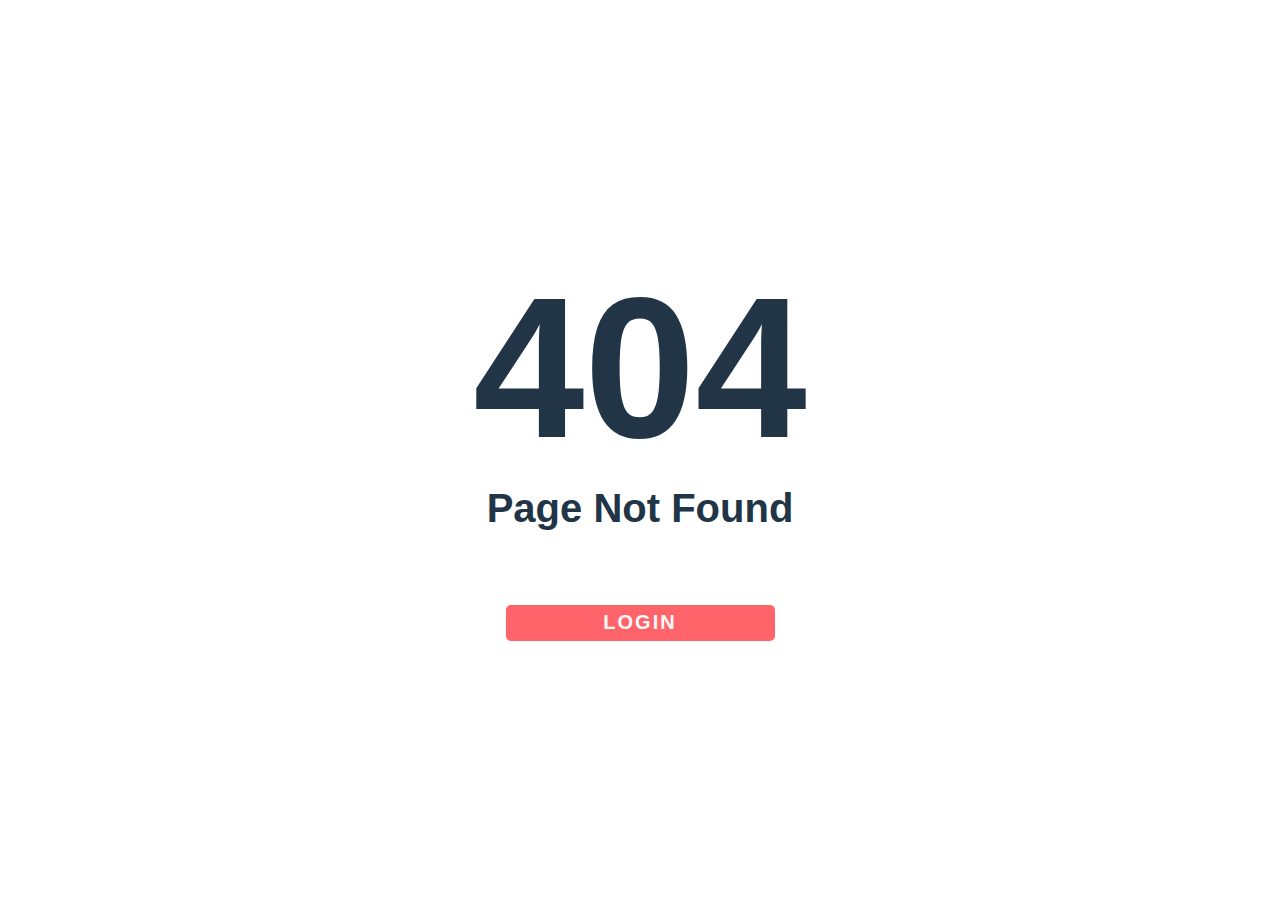
<file: index.html>
<!doctype html>
<html lang="en">
  <head>
    <meta charset="UTF-8" />
    <link rel="icon" type="image/svg+xml" href="/vite.svg" />
    <meta name="viewport" content="width=device-width, initial-scale=1.0" />
    <title>Office</title>
    <script type="module" crossorigin src="/assets/index-af35abbd.js"></script>
    <link rel="stylesheet" href="/assets/index-cb8c6a9d.css">
  </head>
  <body>
    <div id="root"></div>
    
  </body>
</html>
</file>
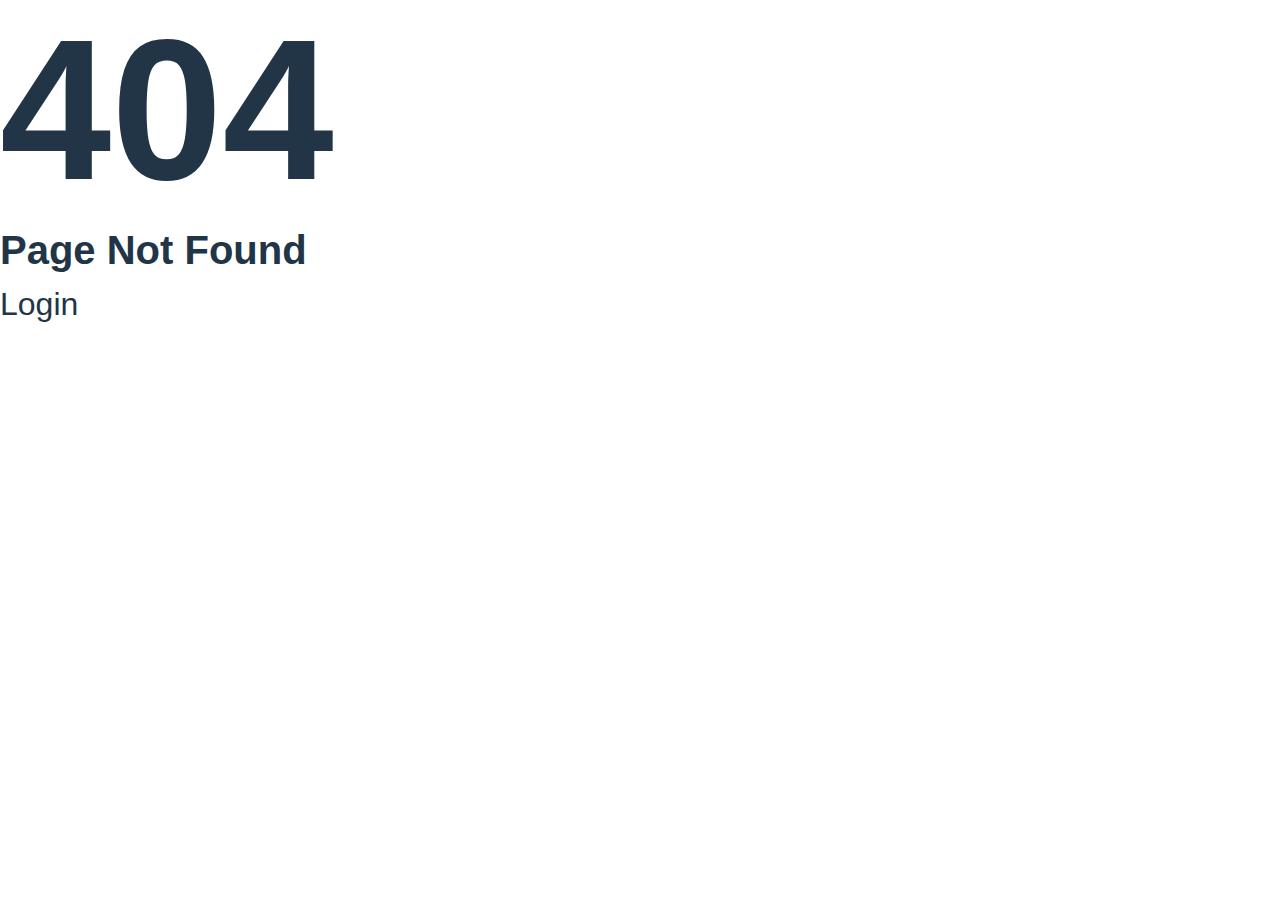
<file: office/index.html>
<!doctype html>
<html lang="en">
<head>
    <meta charset="UTF-8"/>
    <link rel="icon" type="image/svg+xml" href="vite.svg"/>
    <meta name="viewport" content="width=device-width, initial-scale=1.0"/>
    <title>Office</title>
    <script type="module" crossorigin src="./assets/index-c23a5040.js"></script>
    <link rel="stylesheet" href="./assets/index-cb8c6a9d.css">
</head>
<body>
<div id="root"></div>

</body>
</html>
</file>
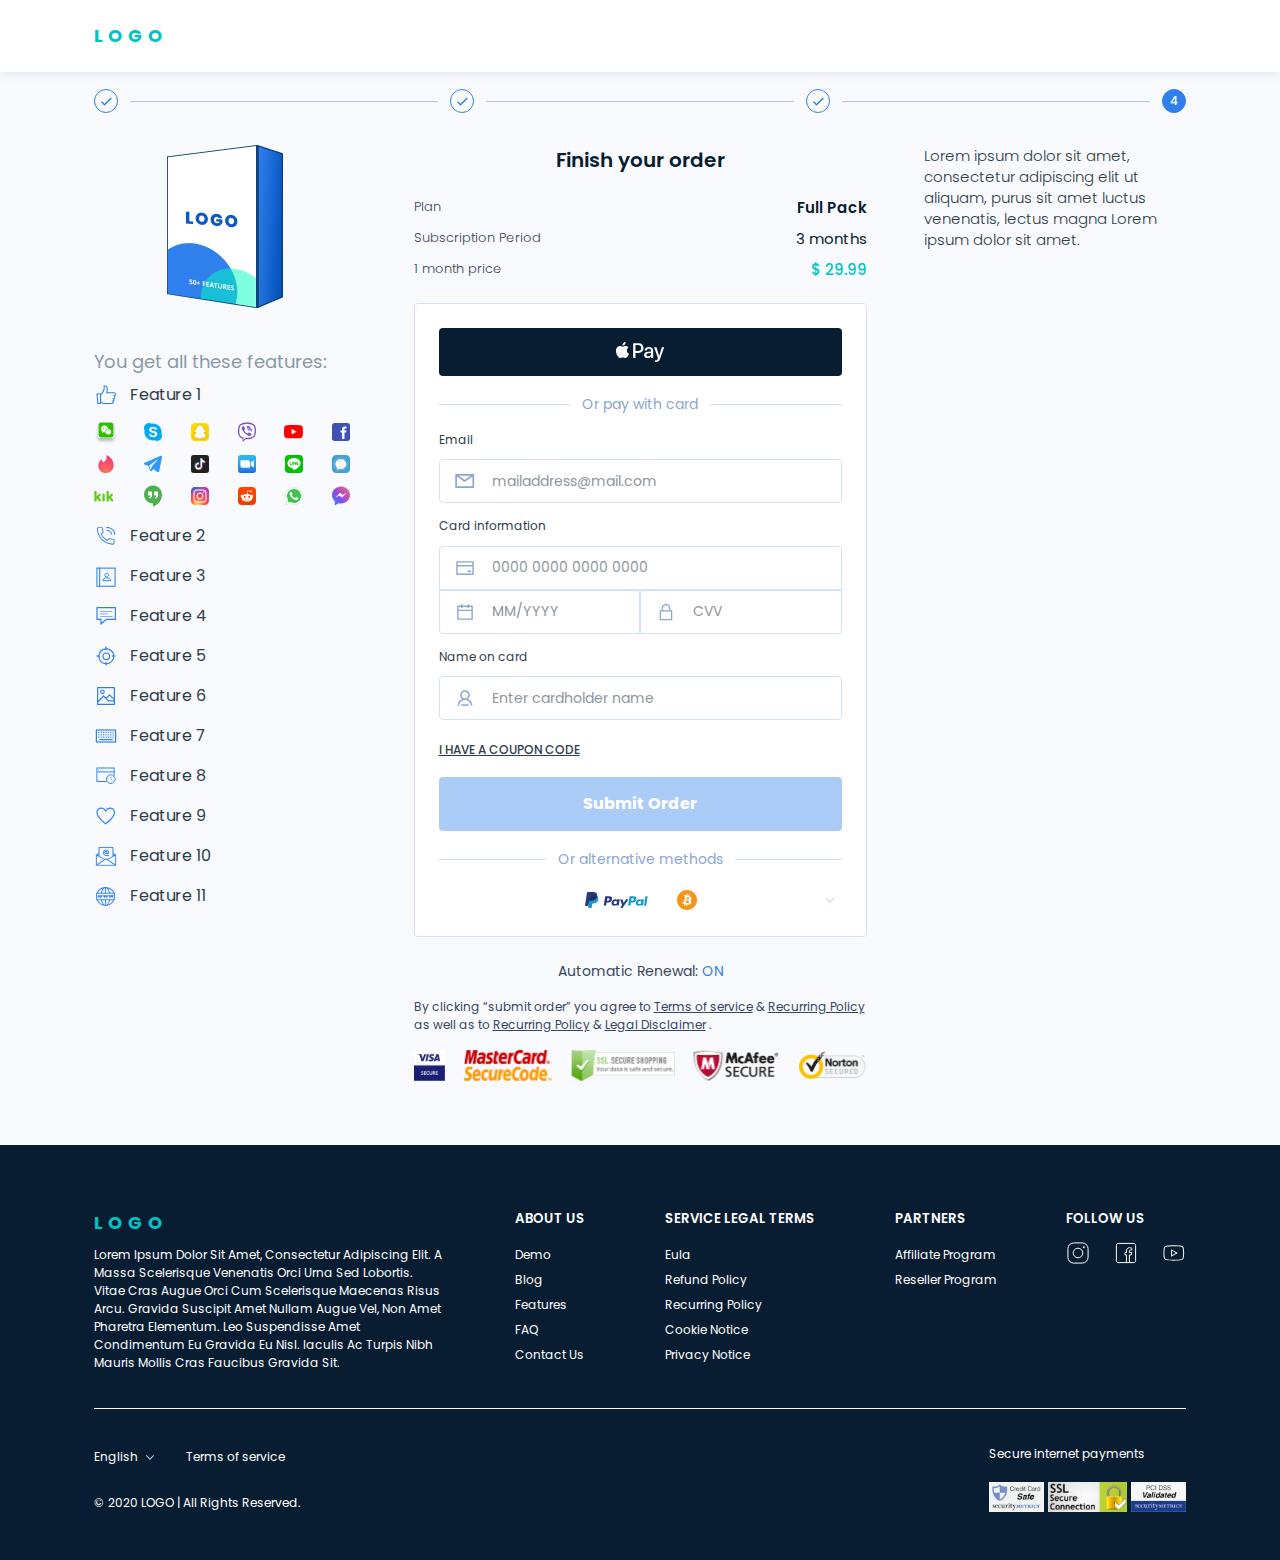
<file: struktura/index.html>
<!doctype html>
<html lang="en">
<head>
  <meta charset="UTF-8">
  <meta name="viewport"
        content="width=device-width, user-scalable=no, initial-scale=1.0, maximum-scale=1.0, minimum-scale=1.0">
  <meta http-equiv="X-UA-Compatible" content="ie=edge">
  <title>Document</title>
  <link rel="stylesheet" href="style.css">
</head>

<body>
<header>
  <div class="wrapper">
    <div class="logo">Logo</div>
    <div class="menu">
      <img src="images/menu.svg" alt="menu">
    </div>
  </div>

</header>
<div class="wrapper">
  <main>
    <div class="progress">
      <span class="progress_step">
         <svg width="12" height="9" viewBox="0 0 12 9" fill="none" xmlns="http://www.w3.org/2000/svg">
        <path
            d="M4.50001 6.68951L2.03026 4.21976L0.969757 5.28026L4.50001 8.81051L11.7803 1.53026L10.7198 0.469757L4.50001 6.68951Z"
            fill="#2F80ED"/>
      </svg>
      </span>
      <span class="progress_line"></span>
      <span class="progress_step">
         <svg width="12" height="9" viewBox="0 0 12 9" fill="none" xmlns="http://www.w3.org/2000/svg">
        <path
            d="M4.50001 6.68951L2.03026 4.21976L0.969757 5.28026L4.50001 8.81051L11.7803 1.53026L10.7198 0.469757L4.50001 6.68951Z"
            fill="#2F80ED"/>
      </svg>
      </span>
      <span class="progress_line"></span>
      <span class="progress_step">
         <svg width="12" height="9" viewBox="0 0 12 9" fill="none" xmlns="http://www.w3.org/2000/svg">
        <path
            d="M4.50001 6.68951L2.03026 4.21976L0.969757 5.28026L4.50001 8.81051L11.7803 1.53026L10.7198 0.469757L4.50001 6.68951Z"
            fill="#2F80ED"/>
      </svg>
      </span>
      <span class="progress_line"></span>
      <span class="progress_step progress_step-number">4</span>
    </div>
    <div class="content">
      <div class="features">
        <div class="product_image">
          <img src="images/product.png" alt="">
        </div>
        <h5>You get all these features:</h5>
        <ul class="feature_list">
          <li>
            <div class="feature">
              <div class="feature_icon">
                <img src="images/feature_1.svg" alt="">
                Feature 1
              </div>

              <ul class="feature_option">
                <li><img src="images/wechat.svg" alt=""></li>
                <li><img src="images/skype.svg" alt=""></li>
                <li><img src="images/snapchat.svg" alt=""></li>
                <li><img src="images/viber.svg" alt=""></li>
                <li><img src="images/youtube.svg" alt=""></li>
                <li><img src="images/fb.svg" alt=""></li>
                <li><img src="images/tinder.svg" alt=""></li>
                <li><img src="images/tg.svg" alt=""></li>
                <li><img src="images/tiktok.svg" alt=""></li>
                <li><img src="images/zoom.svg" alt=""></li>
                <li><img src="images/line.svg" alt=""></li>
                <li><img src="images/signal.svg" alt=""></li>
                <li><img src="images/kik.svg" alt=""></li>
                <li><img src="images/hangouts.svg" alt=""></li>
                <li><img src="images/inst.svg" alt=""></li>
                <li><img src="images/reddit.svg" alt=""></li>
                <li><img src="images/whatsapp.svg" alt=""></li>
                <li><img src="images/fb_mess.svg" alt=""></li>

              </ul>
            </div>
          </li>
          <li>
            <div class="feature_icon">
              <img src="images/feature_2.svg" alt="">
            </div>
            Feature 2
          </li>
          <li>
            <div class="feature_icon">
              <img src="images/feature_3.svg" alt="">
            </div>
            Feature 3
          </li>
          <li>
            <div class="feature_icon">
              <img src="images/feature_4.svg" alt="">
            </div>
            Feature 4
          </li>
          <li>
            <div class="feature_icon">
              <img src="images/feature_5.svg" alt="">
            </div>
            Feature 5
          </li>
          <li>
            <div class="feature_icon">
              <img src="images/feature_6.svg" alt="">
            </div>
            Feature 6
          </li>
          <li>
            <div class="feature_icon">
              <img src="images/feature_7.svg" alt="">
            </div>
            Feature 7
          </li>
          <li>
            <div class="feature_icon">
              <img src="images/feature_8.svg" alt="">
            </div>
            Feature 8
          </li>
          <li>
            <div class="feature_icon">
              <img src="images/feature_9.svg" alt="">
            </div>
            Feature 9
          </li>
          <li>
            <div class="feature_icon">
              <img src="images/feature_10.svg" alt="">
            </div>
            Feature 10
          </li>
          <li>
            <div class="feature_icon">
              <img src="images/feature_11.svg" alt="">
            </div>
            Feature 11
          </li>
        </ul>
      </div>
      <div class="order">
        <h3>Finish your order</h3>
        <div class="order_info">
          <div class="order_plan">
            <p>Plan</p>
            <p>Full Pack</p>
          </div>
          <div class="order_period">
            <p>Subscription Period</p>
            <p>3 months</p>
          </div>
          <div class="order_price">
            <p>1 month price</p>
            <p>$ 29.99</p>
          </div>
        </div>
        <div class="order_form">
          <button class="apple_pay">
            <img src="images/pay.svg" alt="pay">
          </button>
          <div class="card_pay">
            <div class="divider"></div>
            <h5>Or pay with card</h5>
            <div class="divider"></div>
          </div>
          <form id="pay_form">
            <div class="form_fields">
              <div class="input_email">
                <img class="input_icon" src="images/email.svg" alt="email">
                <label for="email">Email</label>
                <span class="required">Required</span>
                <span class="error_message"></span>
                <input type="email" placeholder="mailaddress@mail.com" name="email" id="email">
              </div>
              <div class="input_card">
                <span class="error_message"></span>
                <div class="card_info">
                  <img class="input_icon" src="images/card.svg" alt="card">
                  <label for="card">Card information</label>
                  <span class="required">Required</span>
                  <!--                  <span class="error_message"></span>-->
                  <input type="tel" inputmode="numeric" pattern="[0-9\s]{13,19}" autocomplete="cc-number" maxlength="19"
                         placeholder="0000 0000 0000 0000" name="card" id="card">
                </div>
                <div class="card_info-date">
                  <div class="date_info">
                    <img class="input_icon" src="images/calendar.svg" alt="calendar">
                    <input type="tel" autocomplete="cc-exp" maxlength="7" placeholder="MM/YYYY" name="date" id="date">
                  </div>
                  <div class="cvv_info">
                    <img class="input_icon" src="images/lock.svg" alt="lock">
                    <input type="tel" autocomplete="cc-csc" maxlength="3" placeholder="CVV" name="cvv" id="cvv">
                  </div>
                </div>
              </div>
              <div class="input_name">
                <img class="input_icon" src="images/user.svg" alt="email">
                <label for="name">Name on card</label>
                <span class="required">Required</span>
                <input type="text" placeholder="Enter cardholder name" name="name" id="name">
              </div>
              <div class="coupon">
                <a class="coupon_link" href="#">I have a coupon code</a>
                <div class="promo_code hidden">
                  <input type="text" placeholder="Enter your promo code" name="email" id="code">
                  <a class="promo_code-apply" href="#">Apply</a>
                  <div class="notification">
                    <p>Your coupon has been applied</p>
                    <p>Invalid coupon code :(</p>
                  </div>
                </div>
              </div>
              <button disabled class="submit_order">
                Submit order
              </button>
            </div>
            <div class="successful_payment hidden">
              <h5>Payment was successful</h5>
              <button id="close" class="submit_order">Close</button>
            </div>
          </form>
          <div class="card_pay">
            <div class="divider"></div>
            <h5>Or alternative methods</h5>
            <div class="divider"></div>
          </div>
          <div class="alternative_methods">
            <img class="pay_methods" src="images/alternative_methods.svg" alt="alternative methods">
            <img class="arrow_mini" src="images/arrow_mini.svg" alt="arrow">

            <div class="button_group hidden">
              <button class="submit_order pay">
                <img src="images/paypal.svg" alt="paypal">
              </button>
              <button class="submit_order pay">
                <img src="images/btc.svg" alt="btc">
              </button>
            </div>
          </div>
        </div>
        <div class="policy_secure">
          <div class="renewal">
            <p>Automatic Renewal: <span>ON</span></p>
          </div>
          <div class="policy">
            <p>
              By clicking “submit order” you agree to
              <a href="#">Terms of service</a>
              &
              <a href="#">Recurring Policy</a>
              as well as to
              <a href="#">Recurring Policy</a>
              &
              <a href="#">Legal Disclaimer</a>
              .
            </p>
          </div>
          <div class="secure">
            <img src="images/visa_secure.svg" alt="visa">
            <img src="images/master_secure.svg" alt="master card">
            <img src="images/ssl_secure.svg" alt="ssl">
            <img src="images/mcafee_secure.svg" alt="mcafee">
            <img src="images/norton_secure.svg" alt="norton">
          </div>
        </div>
      </div>
      <div class="description">
        <p>Lorem ipsum dolor sit amet, consectetur adipiscing elit ut aliquam, purus sit amet luctus venenatis, lectus
          magna Lorem ipsum dolor sit amet.</p>
      </div>
    </div>
  </main>
</div>
<footer>
  <div class="wrapper">
    <div class="footer_top">
      <div class="company">
        <div class="logo">Logo</div>
        <p>Lorem ipsum dolor sit amet, consectetur adipiscing elit. A massa scelerisque venenatis orci urna sed
          lobortis.
          Vitae cras augue orci cum scelerisque maecenas risus arcu. Gravida suscipit amet nullam augue vel, non amet
          pharetra elementum. Leo suspendisse amet condimentum eu gravida eu nisl. Iaculis ac turpis nibh mauris mollis
          cras faucibus gravida sit. </p>
      </div>
      <div class="navigation">
        <div>
          <h5>
            About us
            <img class="arrow_mini" src="images/arrow_mini.svg" alt="arrow">
          </h5>
          <ul class="not_visible">
            <li><a href="#">Demo</a></li>
            <li><a href="#">Blog</a></li>
            <li><a href="#">Features</a></li>
            <li><a href="#">FAQ</a></li>
            <li><a href="#">Contact us</a></li>
          </ul>
        </div>
        <div>
          <h5>
            Service legal terms
            <img class="arrow_mini" src="images/arrow_mini.svg" alt="arrow">
          </h5>
          <ul class="not_visible">
            <li><a href="#">Eula</a></li>
            <li><a href="#">Refund policy</a></li>
            <li><a href="#">Recurring policy</a></li>
            <li><a href="#">Cookie notice</a></li>
            <li><a href="#">Privacy notice</a></li>
          </ul>
        </div>
        <div>
          <h5>
            Partners
            <img class="arrow_mini" src="images/arrow_mini.svg" alt="arrow">
          </h5>
          <ul class="not_visible">
            <li><a href="#">Affiliate program</a></li>
            <li><a href="#">Reseller program</a></li>
          </ul>
        </div>
      </div>
      <div class="follow_us">
        <h5>Follow us</h5>
        <ul>
          <li>
            <a href="#">
              <svg width="24" height="24" viewBox="0 0 24 24" fill="none" xmlns="http://www.w3.org/2000/svg">
                <path class="hover_stroke"
                      d="M7.68001 22.0799H16.32C19.501 22.0799 22.08 19.5009 22.08 16.3199V7.67992C22.08 4.49896 19.501 1.91992 16.32 1.91992H7.68001C4.49905 1.91992 1.92001 4.49896 1.92001 7.67992V16.3199C1.92001 19.5009 4.49905 22.0799 7.68001 22.0799Z"
                      stroke="white" stroke-miterlimit="10"/>
                <path class="hover_stroke"
                      d="M12 7.19995C10.727 7.19995 9.50607 7.70566 8.6059 8.60584C7.70572 9.50601 7.20001 10.7269 7.20001 12C7.20001 13.273 7.70572 14.4939 8.6059 15.3941C9.50607 16.2942 10.727 16.7999 12 16.7999C13.2731 16.7999 14.4939 16.2942 15.3941 15.3941C16.2943 14.4939 16.8 13.273 16.8 12C16.8 10.7269 16.2943 9.50601 15.3941 8.60584C14.4939 7.70566 13.2731 7.19995 12 7.19995Z"
                      stroke="white" stroke-miterlimit="10"/>
                <path class="hover_stroke"
                      d="M17.76 5.28003C17.5054 5.28003 17.2612 5.38117 17.0812 5.56121C16.9011 5.74124 16.8 5.98542 16.8 6.24003C16.8 6.49464 16.9011 6.73882 17.0812 6.91885C17.2612 7.09889 17.5054 7.20003 17.76 7.20003C18.0146 7.20003 18.2588 7.09889 18.4388 6.91885C18.6188 6.73882 18.72 6.49464 18.72 6.24003C18.72 5.98542 18.6188 5.74124 18.4388 5.56121C18.2588 5.38117 18.0146 5.28003 17.76 5.28003Z"
                      fill="white"/>
              </svg>
            </a>
          </li>
          <li>
            <a href="#">
              <svg width="24" height="24" viewBox="0 0 24 24" fill="none" xmlns="http://www.w3.org/2000/svg">
                <path class="hover_stroke"
                      d="M12.48 21.6V13.92H11.04V11.52H12.48V10.08C12.48 8.15997 13.44 6.71997 15.36 6.71997C16.7534 6.71997 17.76 7.19997 17.76 7.19997V9.11997H16.8C15.7704 9.11997 15.36 9.36189 15.36 10.08V11.52H17.76L17.28 13.92H15.36V21.6"
                      stroke="white" stroke-miterlimit="10" stroke-linecap="round"/>
                <path class="hover_stroke"
                      d="M4.31999 21.5999H19.68C20.7403 21.5999 21.6 20.7402 21.6 19.6799V4.3199C21.6 3.25958 20.7403 2.3999 19.68 2.3999H4.31999C3.25967 2.3999 2.39999 3.25958 2.39999 4.3199V19.6799C2.39999 20.7402 3.25967 21.5999 4.31999 21.5999Z"
                      stroke="white" stroke-miterlimit="10" stroke-linecap="round" stroke-linejoin="round"/>
              </svg>
            </a>
          </li>
          <li>
            <a href="#">
              <svg width="24" height="24" viewBox="0 0 24 24" fill="none" xmlns="http://www.w3.org/2000/svg">
                <path class="hover_fill"
                      d="M11.712 5.28007C15.168 5.28007 17.952 5.56807 19.296 5.80807C20.016 6.00007 20.592 6.48007 20.688 7.10407C20.976 8.64007 21.168 10.2721 21.168 11.9521C21.12 14.0161 20.88 15.6961 20.688 16.8961C20.544 17.8081 19.584 18.0961 19.296 18.1921C17.568 18.5281 14.688 18.7681 11.808 18.7681C8.928 18.7681 6 18.5761 4.32 18.1921C3.6 18.0001 3.024 17.5201 2.928 16.8961C2.544 15.5521 2.4 13.7761 2.4 12.0001C2.4 9.79207 2.592 8.16007 2.784 7.15207C2.928 6.24007 3.936 5.95207 4.176 5.85607C5.76 5.52007 8.688 5.28007 11.712 5.28007ZM11.712 4.32007C8.544 4.32007 5.568 4.56007 3.984 4.89607C2.928 5.13607 2.016 5.85607 1.824 6.96007C1.632 8.11207 1.44 9.84007 1.44 12.0001C1.44 14.1601 1.632 15.8401 1.872 17.0401C2.064 18.0961 2.976 18.8641 4.032 19.1041C5.712 19.4401 8.592 19.6801 11.76 19.6801C14.928 19.6801 17.808 19.4401 19.488 19.1041C20.544 18.8641 21.456 18.1441 21.648 17.0401C21.84 15.8401 22.08 14.1121 22.128 11.9521C22.128 9.79207 21.888 8.06407 21.648 6.86407C21.456 5.80807 20.544 5.04007 19.488 4.80007C17.808 4.56007 14.88 4.32007 11.712 4.32007Z"
                      fill="white"/>
                <path class="hover_fill"
                      d="M10.08 9.79191L13.92 11.9999L10.08 14.2079V9.79191ZM9.12 8.15991V15.8399L15.84 11.9999L9.12 8.15991Z"
                      fill="white"/>
              </svg>
            </a>
          </li>
        </ul>
      </div>

    </div>
    <div class="footer_bottom">
      <div class="footer_bottom-left">
        <div>
          <div class="language">
            English
            <img src="images/arrow_mini.svg" alt="arrow">
          </div>
          <a href="#">Terms of service</a>
        </div>
        <div class="copyright">
          <small>© 2020 LOGO | All Rights Reserved.</small>
        </div>
      </div>

      <div class="footer_bottom-right">
        <p>Secure internet payments</p>
        <div class="payments_logo">
          <img src="images/payments_logo_1.svg" alt="payments">
          <img src="images/payments_logo_2.svg" alt="payments">
          <img src="images/payments_logo_3.svg" alt="payments">
        </div>
      </div>
    </div>
  </div>
</footer>

<script src="scripts/formPost.js"></script>
<script src="scripts/footerNav.js"></script>
<script src="scripts/alternativeMethods.js"></script>
<script src="scripts/promoCode.js"></script>
<script src="scripts/validateInputs.js"></script>

</body>
</html>
</file>
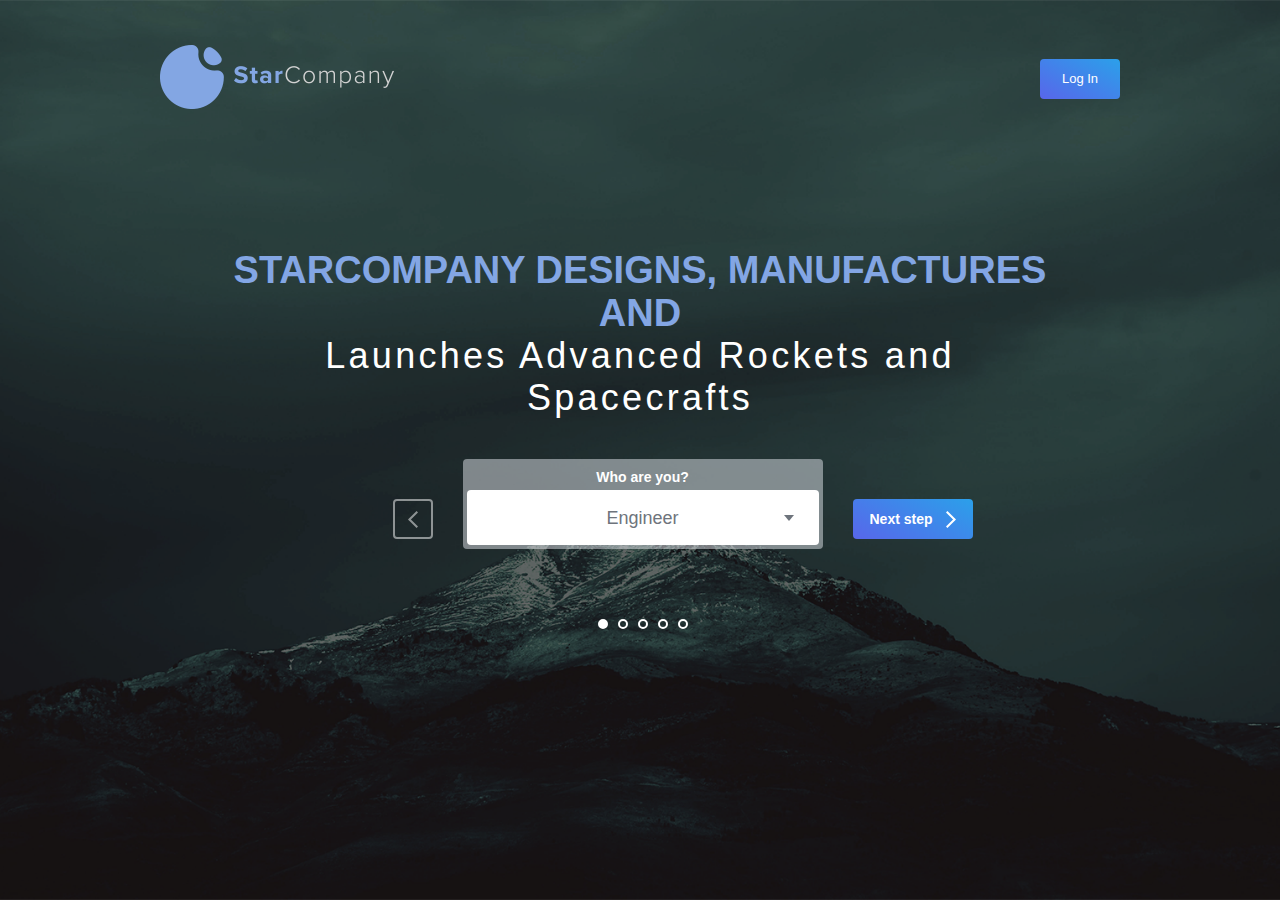
<file: togethernetworks/index.html>
<!doctype html>
<html lang="en">
<head>
  <meta charset="UTF-8">
  <meta name="viewport"
        content="width=device-width, user-scalable=no, initial-scale=1.0, maximum-scale=1.0, minimum-scale=1.0">
  <meta http-equiv="X-UA-Compatible" content="ie=edge">
  <title>StarCompany</title>
  <link rel="stylesheet" href="style.css">
</head>
<body>
<header>
  <div class="page-container">
    <div>
          <img class="logo" src="images/logo.svg" alt="logo StarCompany">
    </div>
    <form class="login-form">
      <div class="form-fields hide">
        <div class="username-field">
          <input type="text" id="username" name="username" placeholder="Email">
        </div>
        <div class="pass-field">
          <input type="password" id="password" name="password" placeholder="Password">
          <a href="#">Forgot your password?</a>
        </div>
      </div>
      <button class="login-btn">Log In</button>
    </form>
  </div>
</header>
<main>
  <div class="main-container">
    <h1>STARCOMPANY DESIGNS, MANUFACTURES AND <span>Launches Advanced Rockets and  Spacecrafts</span></h1>
    <div class="slider">
      <button class="prev-button">
        <svg xmlns="http://www.w3.org/2000/svg" width="10" height="17" viewBox="0 0 10 17">
          <g>
            <g opacity=".5">
              <path fill="#fff"
                    d="M10.012 1.42L2.932 8.5l7.08 7.08-1.432 1.432-7.08-7.08-.08.08L-.013 8.58l.08-.08-.08-.08L1.42 6.988l.08.08 7.08-7.08z"/>
            </g>
          </g>
        </svg>
      </button>
      <div class="stepper">
        <div class="step step-1 active">
          <h5>Who are you?</h5>
          <div class="select">
            <div class="select-header">
              <span class="select-current">Engineer</span>
              <div class="select-icon"></div>
            </div>
            <div class="select-body">
              <div class="select-item"><p>Engineer</p></div>
              <div class="select-item"><p>Business Development Executive</p></div>
              <div class="select-item"><p>Office Manager/PA</p></div>
              <div class="select-item"><p>Accountant</p></div>
              <div class="select-item"><p>VR Designer</p></div>
            </div>
          </div>
        </div>
        <div class="step step-2 ">
          <h5>What is your age?</h5>
          <div class="select">
            <div class="select-header">
              <span class="select-current">18</span>
              <div class="select-icon"></div>
            </div>
            <div class="select-body">
              <div class="select-item"><p>19</p></div>
              <div class="select-item"><p>20</p></div>
              <div class="select-item"><p>21</p></div>
              <div class="select-item"><p>22</p></div>
              <div class="select-item"><p>23</p></div>
              <div class="select-item"><p>24</p></div>
              <div class="select-item"><p>25</p></div>
              <div class="select-item"><p>26</p></div>
              <div class="select-item"><p>27</p></div>
            </div>
          </div>
          <div class="error-label"></div>
        </div>
        <div class="step step-3 ">
          <h5>I am from</h5>
          <div class="input">
            <input type="text" id="location" name="location" placeholder="New Roads, 70760">
          </div>
          <div class="error-label"></div>
          <p class="text-label">E.g.: New Roads or 70760 <br> We don’t use postal addresses to contact members directly!
          </p>
        </div>
        <div class="step step-4 ">
          <h5>Your email adress</h5>
          <div class="input">
            <input type="email" id="email" name="emain" placeholder="Input your email">
          </div>
          <div class="error-label"></div>
        </div>
        <div class="step step-5 ">
          <h5>Create your password</h5>
          <div class="input">
            <input type="password" id="stepper_password" name="password" placeholder="•••••••••••••••">
          </div>
          <div class="error-label"></div>
          <p class="text-label">By clicking the button above you agree to our <a href="#">Terms of Use</a> <br>
            and <a href="#">Privacy Policy</a> including use of cookies and to receive newsletters,<br>
            account updates and offers sent by StarCompany.</p>
        </div>
        <div class="dots"></div>
      </div>

      <button class="next-button">
        Next step
        <svg xmlns="http://www.w3.org/2000/svg" width="10" height="17" viewBox="0 0 10 17">
          <g>
            <g>
              <path fill="#fff"
                    d="M1.42-.012l7.08 7.08.08-.08 1.432 1.432-.08.08.08.08-1.432 1.432-.08-.08-7.08 7.08-1.433-1.432 7.08-7.08-7.08-7.08z"/>
            </g>
          </g>
        </svg>
      </button>
    </div>
  </div>
</main>
<script src="script.js"></script>
</body>
</html>
</file>
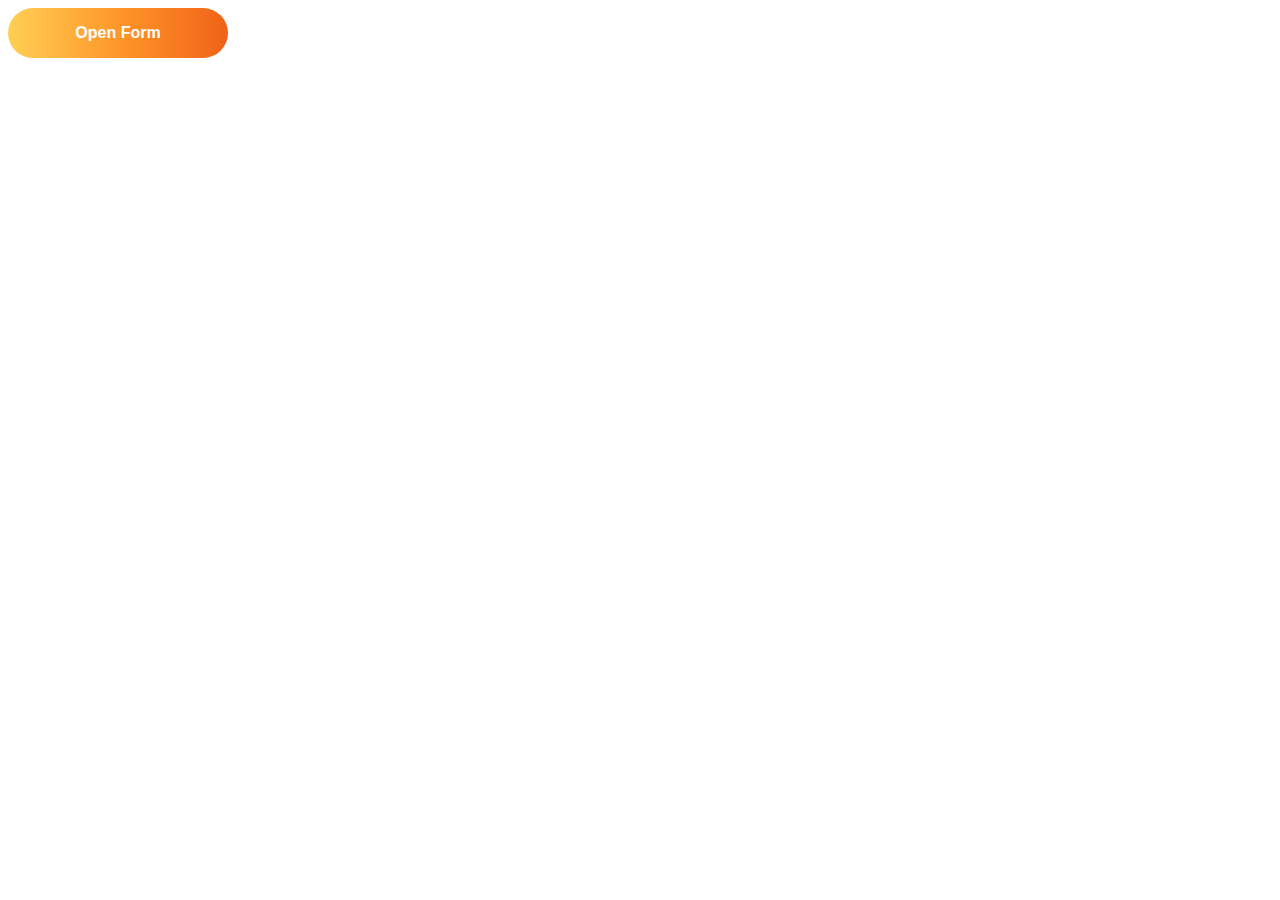
<file: warmdevs/index.html>
<!doctype html>
<html lang="en">
<head>
    <meta charset="UTF-8">
    <meta name="viewport" content="width=device-width, user-scalable=no, initial-scale=1.0, maximum-scale=1.0, minimum-scale=1.0">
    <meta http-equiv="X-UA-Compatible" content="ie=edge">
    <title>Document</title>
    <link rel="stylesheet" href="style.css">
</head>
<body>
<button class="open_form button">Open Form</button>
<div class="modal_overlay">
    <div class="modal_form">
        <span class="close">
            <svg xmlns="http://www.w3.org/2000/svg" width="12" height="12" viewBox="0 0 24 24">
                <path d="M11.192 9.071l7.779-7.778a1.5 1.5 0 0 1 2.12 2.121l-7.777 7.778 7.778 7.779a1.5 1.5 0 1 1-2.121 2.12l-7.779-7.777-7.778 7.778a1.5 1.5 0 1 1-2.121-2.121l7.778-7.779-7.778-7.778a1.5 1.5 0 0 1 2.121-2.121l7.778 7.778z" fill="#000" fill-rule="nonzero"/>
            </svg>
        </span>
        <form class="modal_form-content" action="#">
            <div class="modal_form__input-wrap">
                <input type="text" id="user_name" name="user_name" placeholder="User Name">
                <label class="error_label error-name" for="user_name">Value must be more than 2 symbols</label>
            </div>
            <div class="modal_form__input-wrap">
                <input type="email" id="email" name="email" placeholder="Email">
                <label class="error_label error-email" for="email">Value must be more than 2 symbols</label>
            </div>
            <div class="modal_form__input-wrap">
                <input type="tel" id="phone" name="phone" placeholder="Phone" oninput="this.value = this.value.replace(/[^0-9.]/g, '').replace(/(\..*)\./g, '$1');">
                <label class="error_label error-phone" for="phone">Value must be more than 2 symbols</label>
            </div>
            <div class="modal_form__input-wrap">
                <button class="button" type="submit" id="submit" value="Submit" class="open_form button">Submit</button>
            </div>
        </form>
        <div class="notification">
            <p>Form submitted successfully</p>
        </div>
    </div>
</div>
<script src="control.js"></script>
</body>
</html>
</file>
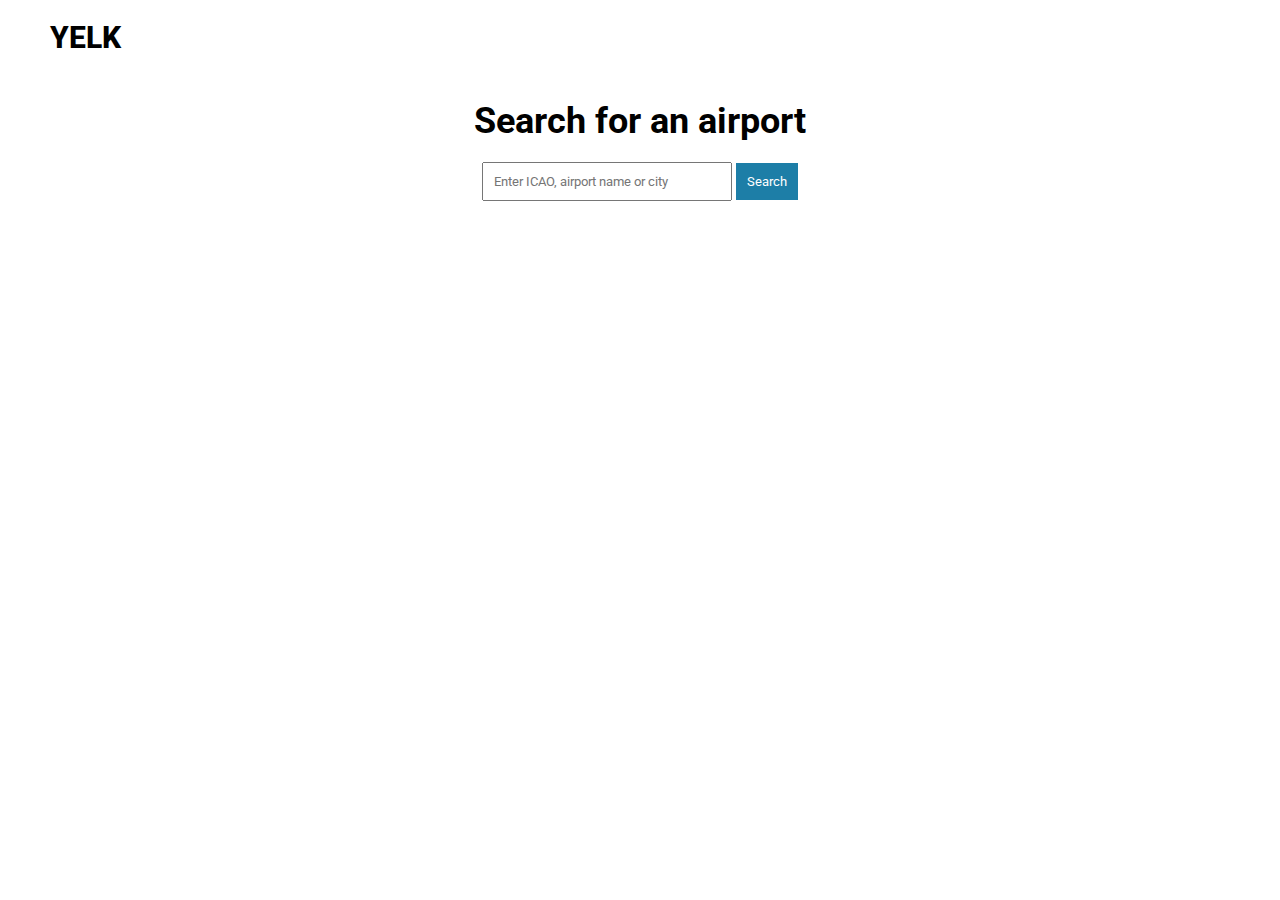
<file: yelk/index.html>
<!DOCTYPE html>
<html lang="en">
<head>
    <meta charset="UTF-8">
    <meta name="viewport" content="width=device-width, initial-scale=1.0">
    <meta http-equiv="X-UA-Compatible" content="ie=edge">
    <title>Yelk Search for an airport</title>
    <link rel="stylesheet" href="css/style.css">
</head>
<body>
<header>
    <div class="logo">
        <a href="http://yelk.com.ua/" >
            YELK
        </a>
    </div>
</header>
<div class="app">
    <div class="search-form">
        <h1 class="search-form__title">Search for an airport</h1>
        <input class="search-form__input" type="text" placeholder="Enter ICAO, airport name or city">
        <button class="search-form__button">Search</button>
    </div>
    <div class="search-result"></div>
</div>
    <script src="js/script.js"></script>
</body>
</html>
</file>
<file: assets/index-cb8c6a9d.css>
@charset "UTF-8";.react-datepicker__year-read-view--down-arrow,.react-datepicker__month-read-view--down-arrow,.react-datepicker__month-year-read-view--down-arrow,.react-datepicker__navigation-icon:before{border-color:#ccc;border-style:solid;border-width:3px 3px 0 0;content:"";display:block;height:9px;position:absolute;top:6px;width:9px}.react-datepicker-popper[data-placement^=top] .react-datepicker__triangle,.react-datepicker-popper[data-placement^=bottom] .react-datepicker__triangle{margin-left:-4px;position:absolute;width:0}.react-datepicker-popper[data-placement^=top] .react-datepicker__triangle:before,.react-datepicker-popper[data-placement^=bottom] .react-datepicker__triangle:before,.react-datepicker-popper[data-placement^=top] .react-datepicker__triangle:after,.react-datepicker-popper[data-placement^=bottom] .react-datepicker__triangle:after{box-sizing:content-box;position:absolute;border:8px solid transparent;height:0;width:1px;content:"";z-index:-1;border-width:8px;left:-8px}.react-datepicker-popper[data-placement^=top] .react-datepicker__triangle:before,.react-datepicker-popper[data-placement^=bottom] .react-datepicker__triangle:before{border-bottom-color:#aeaeae}.react-datepicker-popper[data-placement^=bottom] .react-datepicker__triangle{top:0;margin-top:-8px}.react-datepicker-popper[data-placement^=bottom] .react-datepicker__triangle:before,.react-datepicker-popper[data-placement^=bottom] .react-datepicker__triangle:after{border-top:none;border-bottom-color:#f0f0f0}.react-datepicker-popper[data-placement^=bottom] .react-datepicker__triangle:after{top:0}.react-datepicker-popper[data-placement^=bottom] .react-datepicker__triangle:before{top:-1px;border-bottom-color:#aeaeae}.react-datepicker-popper[data-placement^=top] .react-datepicker__triangle{bottom:0;margin-bottom:-8px}.react-datepicker-popper[data-placement^=top] .react-datepicker__triangle:before,.react-datepicker-popper[data-placement^=top] .react-datepicker__triangle:after{border-bottom:none;border-top-color:#fff}.react-datepicker-popper[data-placement^=top] .react-datepicker__triangle:after{bottom:0}.react-datepicker-popper[data-placement^=top] .react-datepicker__triangle:before{bottom:-1px;border-top-color:#aeaeae}.react-datepicker-wrapper{display:inline-block;padding:0;border:0}.react-datepicker{font-family:Helvetica Neue,helvetica,arial,sans-serif;font-size:.8rem;background-color:#fff;color:#000;border:1px solid #aeaeae;border-radius:.3rem;display:inline-block;position:relative}.react-datepicker--time-only .react-datepicker__triangle{left:35px}.react-datepicker--time-only .react-datepicker__time-container{border-left:0}.react-datepicker--time-only .react-datepicker__time,.react-datepicker--time-only .react-datepicker__time-box{border-bottom-left-radius:.3rem;border-bottom-right-radius:.3rem}.react-datepicker__triangle{position:absolute;left:50px}.react-datepicker-popper{z-index:1}.react-datepicker-popper[data-placement^=bottom]{padding-top:10px}.react-datepicker-popper[data-placement=bottom-end] .react-datepicker__triangle,.react-datepicker-popper[data-placement=top-end] .react-datepicker__triangle{left:auto;right:50px}.react-datepicker-popper[data-placement^=top]{padding-bottom:10px}.react-datepicker-popper[data-placement^=right]{padding-left:8px}.react-datepicker-popper[data-placement^=right] .react-datepicker__triangle{left:auto;right:42px}.react-datepicker-popper[data-placement^=left]{padding-right:8px}.react-datepicker-popper[data-placement^=left] .react-datepicker__triangle{left:42px;right:auto}.react-datepicker__header{text-align:center;background-color:#f0f0f0;border-bottom:1px solid #aeaeae;border-top-left-radius:.3rem;padding:8px 0;position:relative}.react-datepicker__header--time{padding-bottom:8px;padding-left:5px;padding-right:5px}.react-datepicker__header--time:not(.react-datepicker__header--time--only){border-top-left-radius:0}.react-datepicker__header:not(.react-datepicker__header--has-time-select){border-top-right-radius:.3rem}.react-datepicker__year-dropdown-container--select,.react-datepicker__month-dropdown-container--select,.react-datepicker__month-year-dropdown-container--select,.react-datepicker__year-dropdown-container--scroll,.react-datepicker__month-dropdown-container--scroll,.react-datepicker__month-year-dropdown-container--scroll{display:inline-block;margin:0 15px}.react-datepicker__current-month,.react-datepicker-time__header,.react-datepicker-year-header{margin-top:0;color:#000;font-weight:700;font-size:.944rem}.react-datepicker-time__header{text-overflow:ellipsis;white-space:nowrap;overflow:hidden}.react-datepicker__navigation{align-items:center;background:none;display:flex;justify-content:center;text-align:center;cursor:pointer;position:absolute;top:2px;padding:0;border:none;z-index:1;height:32px;width:32px;text-indent:-999em;overflow:hidden}.react-datepicker__navigation--previous{left:2px}.react-datepicker__navigation--next{right:2px}.react-datepicker__navigation--next--with-time:not(.react-datepicker__navigation--next--with-today-button){right:85px}.react-datepicker__navigation--years{position:relative;top:0;display:block;margin-left:auto;margin-right:auto}.react-datepicker__navigation--years-previous{top:4px}.react-datepicker__navigation--years-upcoming{top:-4px}.react-datepicker__navigation:hover *:before{border-color:#a6a6a6}.react-datepicker__navigation-icon{position:relative;top:-1px;font-size:20px;width:0}.react-datepicker__navigation-icon--next{left:-2px}.react-datepicker__navigation-icon--next:before{transform:rotate(45deg);left:-7px}.react-datepicker__navigation-icon--previous{right:-2px}.react-datepicker__navigation-icon--previous:before{transform:rotate(225deg);right:-7px}.react-datepicker__month-container{float:left}.react-datepicker__year{margin:.4rem;text-align:center}.react-datepicker__year-wrapper{display:flex;flex-wrap:wrap;max-width:180px}.react-datepicker__year .react-datepicker__year-text{display:inline-block;width:4rem;margin:2px}.react-datepicker__month{margin:.4rem;text-align:center}.react-datepicker__month .react-datepicker__month-text,.react-datepicker__month .react-datepicker__quarter-text{display:inline-block;width:4rem;margin:2px}.react-datepicker__input-time-container{clear:both;width:100%;float:left;margin:5px 0 10px 15px;text-align:left}.react-datepicker__input-time-container .react-datepicker-time__caption,.react-datepicker__input-time-container .react-datepicker-time__input-container{display:inline-block}.react-datepicker__input-time-container .react-datepicker-time__input-container .react-datepicker-time__input{display:inline-block;margin-left:10px}.react-datepicker__input-time-container .react-datepicker-time__input-container .react-datepicker-time__input input{width:auto}.react-datepicker__input-time-container .react-datepicker-time__input-container .react-datepicker-time__input input[type=time]::-webkit-inner-spin-button,.react-datepicker__input-time-container .react-datepicker-time__input-container .react-datepicker-time__input input[type=time]::-webkit-outer-spin-button{-webkit-appearance:none;margin:0}.react-datepicker__input-time-container .react-datepicker-time__input-container .react-datepicker-time__input input[type=time]{-moz-appearance:textfield}.react-datepicker__input-time-container .react-datepicker-time__input-container .react-datepicker-time__delimiter{margin-left:5px;display:inline-block}.react-datepicker__time-container{float:right;border-left:1px solid #aeaeae;width:85px}.react-datepicker__time-container--with-today-button{display:inline;border:1px solid #aeaeae;border-radius:.3rem;position:absolute;right:-87px;top:0}.react-datepicker__time-container .react-datepicker__time{position:relative;background:white;border-bottom-right-radius:.3rem}.react-datepicker__time-container .react-datepicker__time .react-datepicker__time-box{width:85px;overflow-x:hidden;margin:0 auto;text-align:center;border-bottom-right-radius:.3rem}.react-datepicker__time-container .react-datepicker__time .react-datepicker__time-box ul.react-datepicker__time-list{list-style:none;margin:0;height:calc(195px + .85rem);overflow-y:scroll;padding-right:0;padding-left:0;width:100%;box-sizing:content-box}.react-datepicker__time-container .react-datepicker__time .react-datepicker__time-box ul.react-datepicker__time-list li.react-datepicker__time-list-item{height:30px;padding:5px 10px;white-space:nowrap}.react-datepicker__time-container .react-datepicker__time .react-datepicker__time-box ul.react-datepicker__time-list li.react-datepicker__time-list-item:hover{cursor:pointer;background-color:#f0f0f0}.react-datepicker__time-container .react-datepicker__time .react-datepicker__time-box ul.react-datepicker__time-list li.react-datepicker__time-list-item--selected{background-color:#216ba5;color:#fff;font-weight:700}.react-datepicker__time-container .react-datepicker__time .react-datepicker__time-box ul.react-datepicker__time-list li.react-datepicker__time-list-item--selected:hover{background-color:#216ba5}.react-datepicker__time-container .react-datepicker__time .react-datepicker__time-box ul.react-datepicker__time-list li.react-datepicker__time-list-item--disabled{color:#ccc}.react-datepicker__time-container .react-datepicker__time .react-datepicker__time-box ul.react-datepicker__time-list li.react-datepicker__time-list-item--disabled:hover{cursor:default;background-color:transparent}.react-datepicker__week-number{color:#ccc;display:inline-block;width:1.7rem;line-height:1.7rem;text-align:center;margin:.166rem}.react-datepicker__week-number.react-datepicker__week-number--clickable{cursor:pointer}.react-datepicker__week-number.react-datepicker__week-number--clickable:hover{border-radius:.3rem;background-color:#f0f0f0}.react-datepicker__day-names,.react-datepicker__week{white-space:nowrap}.react-datepicker__day-names{margin-bottom:-8px}.react-datepicker__day-name,.react-datepicker__day,.react-datepicker__time-name{color:#000;display:inline-block;width:1.7rem;line-height:1.7rem;text-align:center;margin:.166rem}.react-datepicker__day,.react-datepicker__month-text,.react-datepicker__quarter-text,.react-datepicker__year-text{cursor:pointer}.react-datepicker__day:hover,.react-datepicker__month-text:hover,.react-datepicker__quarter-text:hover,.react-datepicker__year-text:hover{border-radius:.3rem;background-color:#f0f0f0}.react-datepicker__day--today,.react-datepicker__month-text--today,.react-datepicker__quarter-text--today,.react-datepicker__year-text--today{font-weight:700}.react-datepicker__day--highlighted,.react-datepicker__month-text--highlighted,.react-datepicker__quarter-text--highlighted,.react-datepicker__year-text--highlighted{border-radius:.3rem;background-color:#3dcc4a;color:#fff}.react-datepicker__day--highlighted:hover,.react-datepicker__month-text--highlighted:hover,.react-datepicker__quarter-text--highlighted:hover,.react-datepicker__year-text--highlighted:hover{background-color:#32be3f}.react-datepicker__day--highlighted-custom-1,.react-datepicker__month-text--highlighted-custom-1,.react-datepicker__quarter-text--highlighted-custom-1,.react-datepicker__year-text--highlighted-custom-1{color:#f0f}.react-datepicker__day--highlighted-custom-2,.react-datepicker__month-text--highlighted-custom-2,.react-datepicker__quarter-text--highlighted-custom-2,.react-datepicker__year-text--highlighted-custom-2{color:green}.react-datepicker__day--holidays,.react-datepicker__month-text--holidays,.react-datepicker__quarter-text--holidays,.react-datepicker__year-text--holidays{position:relative;border-radius:.3rem;background-color:#ff6803;color:#fff}.react-datepicker__day--holidays .holiday-overlay,.react-datepicker__month-text--holidays .holiday-overlay,.react-datepicker__quarter-text--holidays .holiday-overlay,.react-datepicker__year-text--holidays .holiday-overlay{position:absolute;bottom:100%;left:50%;transform:translate(-50%);background-color:#333;color:#fff;padding:4px;border-radius:4px;white-space:nowrap;visibility:hidden;opacity:0;transition:visibility 0s,opacity .3s ease-in-out}.react-datepicker__day--holidays:hover,.react-datepicker__month-text--holidays:hover,.react-datepicker__quarter-text--holidays:hover,.react-datepicker__year-text--holidays:hover{background-color:#cf5300}.react-datepicker__day--holidays:hover .holiday-overlay,.react-datepicker__month-text--holidays:hover .holiday-overlay,.react-datepicker__quarter-text--holidays:hover .holiday-overlay,.react-datepicker__year-text--holidays:hover .holiday-overlay{visibility:visible;opacity:1}.react-datepicker__day--selected,.react-datepicker__day--in-selecting-range,.react-datepicker__day--in-range,.react-datepicker__month-text--selected,.react-datepicker__month-text--in-selecting-range,.react-datepicker__month-text--in-range,.react-datepicker__quarter-text--selected,.react-datepicker__quarter-text--in-selecting-range,.react-datepicker__quarter-text--in-range,.react-datepicker__year-text--selected,.react-datepicker__year-text--in-selecting-range,.react-datepicker__year-text--in-range{border-radius:.3rem;background-color:#216ba5;color:#fff}.react-datepicker__day--selected:hover,.react-datepicker__day--in-selecting-range:hover,.react-datepicker__day--in-range:hover,.react-datepicker__month-text--selected:hover,.react-datepicker__month-text--in-selecting-range:hover,.react-datepicker__month-text--in-range:hover,.react-datepicker__quarter-text--selected:hover,.react-datepicker__quarter-text--in-selecting-range:hover,.react-datepicker__quarter-text--in-range:hover,.react-datepicker__year-text--selected:hover,.react-datepicker__year-text--in-selecting-range:hover,.react-datepicker__year-text--in-range:hover{background-color:#1d5d90}.react-datepicker__day--keyboard-selected,.react-datepicker__month-text--keyboard-selected,.react-datepicker__quarter-text--keyboard-selected,.react-datepicker__year-text--keyboard-selected{border-radius:.3rem;background-color:#bad9f1;color:#000}.react-datepicker__day--keyboard-selected:hover,.react-datepicker__month-text--keyboard-selected:hover,.react-datepicker__quarter-text--keyboard-selected:hover,.react-datepicker__year-text--keyboard-selected:hover{background-color:#1d5d90}.react-datepicker__day--in-selecting-range:not(.react-datepicker__day--in-range,.react-datepicker__month-text--in-range,.react-datepicker__quarter-text--in-range,.react-datepicker__year-text--in-range),.react-datepicker__month-text--in-selecting-range:not(.react-datepicker__day--in-range,.react-datepicker__month-text--in-range,.react-datepicker__quarter-text--in-range,.react-datepicker__year-text--in-range),.react-datepicker__quarter-text--in-selecting-range:not(.react-datepicker__day--in-range,.react-datepicker__month-text--in-range,.react-datepicker__quarter-text--in-range,.react-datepicker__year-text--in-range),.react-datepicker__year-text--in-selecting-range:not(.react-datepicker__day--in-range,.react-datepicker__month-text--in-range,.react-datepicker__quarter-text--in-range,.react-datepicker__year-text--in-range){background-color:#216ba580}.react-datepicker__month--selecting-range .react-datepicker__day--in-range:not(.react-datepicker__day--in-selecting-range,.react-datepicker__month-text--in-selecting-range,.react-datepicker__quarter-text--in-selecting-range,.react-datepicker__year-text--in-selecting-range),.react-datepicker__year--selecting-range .react-datepicker__day--in-range:not(.react-datepicker__day--in-selecting-range,.react-datepicker__month-text--in-selecting-range,.react-datepicker__quarter-text--in-selecting-range,.react-datepicker__year-text--in-selecting-range),.react-datepicker__month--selecting-range .react-datepicker__month-text--in-range:not(.react-datepicker__day--in-selecting-range,.react-datepicker__month-text--in-selecting-range,.react-datepicker__quarter-text--in-selecting-range,.react-datepicker__year-text--in-selecting-range),.react-datepicker__year--selecting-range .react-datepicker__month-text--in-range:not(.react-datepicker__day--in-selecting-range,.react-datepicker__month-text--in-selecting-range,.react-datepicker__quarter-text--in-selecting-range,.react-datepicker__year-text--in-selecting-range),.react-datepicker__month--selecting-range .react-datepicker__quarter-text--in-range:not(.react-datepicker__day--in-selecting-range,.react-datepicker__month-text--in-selecting-range,.react-datepicker__quarter-text--in-selecting-range,.react-datepicker__year-text--in-selecting-range),.react-datepicker__year--selecting-range .react-datepicker__quarter-text--in-range:not(.react-datepicker__day--in-selecting-range,.react-datepicker__month-text--in-selecting-range,.react-datepicker__quarter-text--in-selecting-range,.react-datepicker__year-text--in-selecting-range),.react-datepicker__month--selecting-range .react-datepicker__year-text--in-range:not(.react-datepicker__day--in-selecting-range,.react-datepicker__month-text--in-selecting-range,.react-datepicker__quarter-text--in-selecting-range,.react-datepicker__year-text--in-selecting-range),.react-datepicker__year--selecting-range .react-datepicker__year-text--in-range:not(.react-datepicker__day--in-selecting-range,.react-datepicker__month-text--in-selecting-range,.react-datepicker__quarter-text--in-selecting-range,.react-datepicker__year-text--in-selecting-range){background-color:#f0f0f0;color:#000}.react-datepicker__day--disabled,.react-datepicker__month-text--disabled,.react-datepicker__quarter-text--disabled,.react-datepicker__year-text--disabled{cursor:default;color:#ccc}.react-datepicker__day--disabled:hover,.react-datepicker__month-text--disabled:hover,.react-datepicker__quarter-text--disabled:hover,.react-datepicker__year-text--disabled:hover{background-color:transparent}.react-datepicker__input-container{position:relative;display:inline-block;width:100%}.react-datepicker__input-container .react-datepicker__calendar-icon{position:absolute;padding:.5rem;box-sizing:content-box}.react-datepicker__view-calendar-icon input{padding:6px 10px 5px 25px}.react-datepicker__year-read-view,.react-datepicker__month-read-view,.react-datepicker__month-year-read-view{border:1px solid transparent;border-radius:.3rem;position:relative}.react-datepicker__year-read-view:hover,.react-datepicker__month-read-view:hover,.react-datepicker__month-year-read-view:hover{cursor:pointer}.react-datepicker__year-read-view:hover .react-datepicker__year-read-view--down-arrow,.react-datepicker__year-read-view:hover .react-datepicker__month-read-view--down-arrow,.react-datepicker__month-read-view:hover .react-datepicker__year-read-view--down-arrow,.react-datepicker__month-read-view:hover .react-datepicker__month-read-view--down-arrow,.react-datepicker__month-year-read-view:hover .react-datepicker__year-read-view--down-arrow,.react-datepicker__month-year-read-view:hover .react-datepicker__month-read-view--down-arrow{border-top-color:#b3b3b3}.react-datepicker__year-read-view--down-arrow,.react-datepicker__month-read-view--down-arrow,.react-datepicker__month-year-read-view--down-arrow{transform:rotate(135deg);right:-16px;top:0}.react-datepicker__year-dropdown,.react-datepicker__month-dropdown,.react-datepicker__month-year-dropdown{background-color:#f0f0f0;position:absolute;width:50%;left:25%;top:30px;z-index:1;text-align:center;border-radius:.3rem;border:1px solid #aeaeae}.react-datepicker__year-dropdown:hover,.react-datepicker__month-dropdown:hover,.react-datepicker__month-year-dropdown:hover{cursor:pointer}.react-datepicker__year-dropdown--scrollable,.react-datepicker__month-dropdown--scrollable,.react-datepicker__month-year-dropdown--scrollable{height:150px;overflow-y:scroll}.react-datepicker__year-option,.react-datepicker__month-option,.react-datepicker__month-year-option{line-height:20px;width:100%;display:block;margin-left:auto;margin-right:auto}.react-datepicker__year-option:first-of-type,.react-datepicker__month-option:first-of-type,.react-datepicker__month-year-option:first-of-type{border-top-left-radius:.3rem;border-top-right-radius:.3rem}.react-datepicker__year-option:last-of-type,.react-datepicker__month-option:last-of-type,.react-datepicker__month-year-option:last-of-type{-webkit-user-select:none;-moz-user-select:none;-ms-user-select:none;user-select:none;border-bottom-left-radius:.3rem;border-bottom-right-radius:.3rem}.react-datepicker__year-option:hover,.react-datepicker__month-option:hover,.react-datepicker__month-year-option:hover{background-color:#ccc}.react-datepicker__year-option:hover .react-datepicker__navigation--years-upcoming,.react-datepicker__month-option:hover .react-datepicker__navigation--years-upcoming,.react-datepicker__month-year-option:hover .react-datepicker__navigation--years-upcoming{border-bottom-color:#b3b3b3}.react-datepicker__year-option:hover .react-datepicker__navigation--years-previous,.react-datepicker__month-option:hover .react-datepicker__navigation--years-previous,.react-datepicker__month-year-option:hover .react-datepicker__navigation--years-previous{border-top-color:#b3b3b3}.react-datepicker__year-option--selected,.react-datepicker__month-option--selected,.react-datepicker__month-year-option--selected{position:absolute;left:15px}.react-datepicker__close-icon{cursor:pointer;background-color:transparent;border:0;outline:0;padding:0 6px 0 0;position:absolute;top:0;right:0;height:100%;display:table-cell;vertical-align:middle}.react-datepicker__close-icon:after{cursor:pointer;background-color:#216ba5;color:#fff;border-radius:50%;height:16px;width:16px;padding:2px;font-size:12px;line-height:1;text-align:center;display:table-cell;vertical-align:middle;content:"×"}.react-datepicker__today-button{background:#f0f0f0;border-top:1px solid #aeaeae;cursor:pointer;text-align:center;font-weight:700;padding:5px 0;clear:left}.react-datepicker__portal{position:fixed;width:100vw;height:100vh;background-color:#000c;left:0;top:0;justify-content:center;align-items:center;display:flex;z-index:2147483647}.react-datepicker__portal .react-datepicker__day-name,.react-datepicker__portal .react-datepicker__day,.react-datepicker__portal .react-datepicker__time-name{width:3rem;line-height:3rem}@media (max-width: 400px),(max-height: 550px){.react-datepicker__portal .react-datepicker__day-name,.react-datepicker__portal .react-datepicker__day,.react-datepicker__portal .react-datepicker__time-name{width:2rem;line-height:2rem}}.react-datepicker__portal .react-datepicker__current-month,.react-datepicker__portal .react-datepicker-time__header{font-size:1.44rem}.react-datepicker__children-container{width:13.8rem;margin:.4rem;padding-right:.2rem;padding-left:.2rem;height:auto}.react-datepicker__aria-live{position:absolute;clip-path:circle(0);border:0;height:1px;margin:-1px;overflow:hidden;padding:0;width:1px;white-space:nowrap}.react-datepicker__calendar-icon{width:1em;height:1em;vertical-align:-.125em}:root{font-family:Inter,system-ui,Avenir,Helvetica,Arial,sans-serif;line-height:1.5;font-weight:400;color-scheme:light dark;color:#ffffffde;background-color:#242424;font-synthesis:none;text-rendering:optimizeLegibility;-webkit-font-smoothing:antialiased;-moz-osx-font-smoothing:grayscale;-webkit-text-size-adjust:100%}*{box-sizing:border-box;margin:0;padding:0;font-family:LiberationSans,sans-serif}a{font-weight:500;color:#646cff;text-decoration:inherit}a:hover{color:#535bf2}h1{font-size:3.2em;line-height:1.1}button{border-radius:8px;border:1px solid transparent;padding:.6em 1.2em;font-size:1em;font-weight:500;font-family:inherit;background-color:#1a1a1a;cursor:pointer;transition:border-color .25s}button:hover{border-color:#646cff}button:focus,button:focus-visible{outline:4px auto -webkit-focus-ring-color}@media (prefers-color-scheme: light){:root{color:#213547;background-color:#fff}a:hover{color:#747bff}button{background-color:#f9f9f9}}
</file>
<file: office/assets/index-cb8c6a9d.css>
@charset "UTF-8";.react-datepicker__year-read-view--down-arrow,.react-datepicker__month-read-view--down-arrow,.react-datepicker__month-year-read-view--down-arrow,.react-datepicker__navigation-icon:before{border-color:#ccc;border-style:solid;border-width:3px 3px 0 0;content:"";display:block;height:9px;position:absolute;top:6px;width:9px}.react-datepicker-popper[data-placement^=top] .react-datepicker__triangle,.react-datepicker-popper[data-placement^=bottom] .react-datepicker__triangle{margin-left:-4px;position:absolute;width:0}.react-datepicker-popper[data-placement^=top] .react-datepicker__triangle:before,.react-datepicker-popper[data-placement^=bottom] .react-datepicker__triangle:before,.react-datepicker-popper[data-placement^=top] .react-datepicker__triangle:after,.react-datepicker-popper[data-placement^=bottom] .react-datepicker__triangle:after{box-sizing:content-box;position:absolute;border:8px solid transparent;height:0;width:1px;content:"";z-index:-1;border-width:8px;left:-8px}.react-datepicker-popper[data-placement^=top] .react-datepicker__triangle:before,.react-datepicker-popper[data-placement^=bottom] .react-datepicker__triangle:before{border-bottom-color:#aeaeae}.react-datepicker-popper[data-placement^=bottom] .react-datepicker__triangle{top:0;margin-top:-8px}.react-datepicker-popper[data-placement^=bottom] .react-datepicker__triangle:before,.react-datepicker-popper[data-placement^=bottom] .react-datepicker__triangle:after{border-top:none;border-bottom-color:#f0f0f0}.react-datepicker-popper[data-placement^=bottom] .react-datepicker__triangle:after{top:0}.react-datepicker-popper[data-placement^=bottom] .react-datepicker__triangle:before{top:-1px;border-bottom-color:#aeaeae}.react-datepicker-popper[data-placement^=top] .react-datepicker__triangle{bottom:0;margin-bottom:-8px}.react-datepicker-popper[data-placement^=top] .react-datepicker__triangle:before,.react-datepicker-popper[data-placement^=top] .react-datepicker__triangle:after{border-bottom:none;border-top-color:#fff}.react-datepicker-popper[data-placement^=top] .react-datepicker__triangle:after{bottom:0}.react-datepicker-popper[data-placement^=top] .react-datepicker__triangle:before{bottom:-1px;border-top-color:#aeaeae}.react-datepicker-wrapper{display:inline-block;padding:0;border:0}.react-datepicker{font-family:Helvetica Neue,helvetica,arial,sans-serif;font-size:.8rem;background-color:#fff;color:#000;border:1px solid #aeaeae;border-radius:.3rem;display:inline-block;position:relative}.react-datepicker--time-only .react-datepicker__triangle{left:35px}.react-datepicker--time-only .react-datepicker__time-container{border-left:0}.react-datepicker--time-only .react-datepicker__time,.react-datepicker--time-only .react-datepicker__time-box{border-bottom-left-radius:.3rem;border-bottom-right-radius:.3rem}.react-datepicker__triangle{position:absolute;left:50px}.react-datepicker-popper{z-index:1}.react-datepicker-popper[data-placement^=bottom]{padding-top:10px}.react-datepicker-popper[data-placement=bottom-end] .react-datepicker__triangle,.react-datepicker-popper[data-placement=top-end] .react-datepicker__triangle{left:auto;right:50px}.react-datepicker-popper[data-placement^=top]{padding-bottom:10px}.react-datepicker-popper[data-placement^=right]{padding-left:8px}.react-datepicker-popper[data-placement^=right] .react-datepicker__triangle{left:auto;right:42px}.react-datepicker-popper[data-placement^=left]{padding-right:8px}.react-datepicker-popper[data-placement^=left] .react-datepicker__triangle{left:42px;right:auto}.react-datepicker__header{text-align:center;background-color:#f0f0f0;border-bottom:1px solid #aeaeae;border-top-left-radius:.3rem;padding:8px 0;position:relative}.react-datepicker__header--time{padding-bottom:8px;padding-left:5px;padding-right:5px}.react-datepicker__header--time:not(.react-datepicker__header--time--only){border-top-left-radius:0}.react-datepicker__header:not(.react-datepicker__header--has-time-select){border-top-right-radius:.3rem}.react-datepicker__year-dropdown-container--select,.react-datepicker__month-dropdown-container--select,.react-datepicker__month-year-dropdown-container--select,.react-datepicker__year-dropdown-container--scroll,.react-datepicker__month-dropdown-container--scroll,.react-datepicker__month-year-dropdown-container--scroll{display:inline-block;margin:0 15px}.react-datepicker__current-month,.react-datepicker-time__header,.react-datepicker-year-header{margin-top:0;color:#000;font-weight:700;font-size:.944rem}.react-datepicker-time__header{text-overflow:ellipsis;white-space:nowrap;overflow:hidden}.react-datepicker__navigation{align-items:center;background:none;display:flex;justify-content:center;text-align:center;cursor:pointer;position:absolute;top:2px;padding:0;border:none;z-index:1;height:32px;width:32px;text-indent:-999em;overflow:hidden}.react-datepicker__navigation--previous{left:2px}.react-datepicker__navigation--next{right:2px}.react-datepicker__navigation--next--with-time:not(.react-datepicker__navigation--next--with-today-button){right:85px}.react-datepicker__navigation--years{position:relative;top:0;display:block;margin-left:auto;margin-right:auto}.react-datepicker__navigation--years-previous{top:4px}.react-datepicker__navigation--years-upcoming{top:-4px}.react-datepicker__navigation:hover *:before{border-color:#a6a6a6}.react-datepicker__navigation-icon{position:relative;top:-1px;font-size:20px;width:0}.react-datepicker__navigation-icon--next{left:-2px}.react-datepicker__navigation-icon--next:before{transform:rotate(45deg);left:-7px}.react-datepicker__navigation-icon--previous{right:-2px}.react-datepicker__navigation-icon--previous:before{transform:rotate(225deg);right:-7px}.react-datepicker__month-container{float:left}.react-datepicker__year{margin:.4rem;text-align:center}.react-datepicker__year-wrapper{display:flex;flex-wrap:wrap;max-width:180px}.react-datepicker__year .react-datepicker__year-text{display:inline-block;width:4rem;margin:2px}.react-datepicker__month{margin:.4rem;text-align:center}.react-datepicker__month .react-datepicker__month-text,.react-datepicker__month .react-datepicker__quarter-text{display:inline-block;width:4rem;margin:2px}.react-datepicker__input-time-container{clear:both;width:100%;float:left;margin:5px 0 10px 15px;text-align:left}.react-datepicker__input-time-container .react-datepicker-time__caption,.react-datepicker__input-time-container .react-datepicker-time__input-container{display:inline-block}.react-datepicker__input-time-container .react-datepicker-time__input-container .react-datepicker-time__input{display:inline-block;margin-left:10px}.react-datepicker__input-time-container .react-datepicker-time__input-container .react-datepicker-time__input input{width:auto}.react-datepicker__input-time-container .react-datepicker-time__input-container .react-datepicker-time__input input[type=time]::-webkit-inner-spin-button,.react-datepicker__input-time-container .react-datepicker-time__input-container .react-datepicker-time__input input[type=time]::-webkit-outer-spin-button{-webkit-appearance:none;margin:0}.react-datepicker__input-time-container .react-datepicker-time__input-container .react-datepicker-time__input input[type=time]{-moz-appearance:textfield}.react-datepicker__input-time-container .react-datepicker-time__input-container .react-datepicker-time__delimiter{margin-left:5px;display:inline-block}.react-datepicker__time-container{float:right;border-left:1px solid #aeaeae;width:85px}.react-datepicker__time-container--with-today-button{display:inline;border:1px solid #aeaeae;border-radius:.3rem;position:absolute;right:-87px;top:0}.react-datepicker__time-container .react-datepicker__time{position:relative;background:white;border-bottom-right-radius:.3rem}.react-datepicker__time-container .react-datepicker__time .react-datepicker__time-box{width:85px;overflow-x:hidden;margin:0 auto;text-align:center;border-bottom-right-radius:.3rem}.react-datepicker__time-container .react-datepicker__time .react-datepicker__time-box ul.react-datepicker__time-list{list-style:none;margin:0;height:calc(195px + .85rem);overflow-y:scroll;padding-right:0;padding-left:0;width:100%;box-sizing:content-box}.react-datepicker__time-container .react-datepicker__time .react-datepicker__time-box ul.react-datepicker__time-list li.react-datepicker__time-list-item{height:30px;padding:5px 10px;white-space:nowrap}.react-datepicker__time-container .react-datepicker__time .react-datepicker__time-box ul.react-datepicker__time-list li.react-datepicker__time-list-item:hover{cursor:pointer;background-color:#f0f0f0}.react-datepicker__time-container .react-datepicker__time .react-datepicker__time-box ul.react-datepicker__time-list li.react-datepicker__time-list-item--selected{background-color:#216ba5;color:#fff;font-weight:700}.react-datepicker__time-container .react-datepicker__time .react-datepicker__time-box ul.react-datepicker__time-list li.react-datepicker__time-list-item--selected:hover{background-color:#216ba5}.react-datepicker__time-container .react-datepicker__time .react-datepicker__time-box ul.react-datepicker__time-list li.react-datepicker__time-list-item--disabled{color:#ccc}.react-datepicker__time-container .react-datepicker__time .react-datepicker__time-box ul.react-datepicker__time-list li.react-datepicker__time-list-item--disabled:hover{cursor:default;background-color:transparent}.react-datepicker__week-number{color:#ccc;display:inline-block;width:1.7rem;line-height:1.7rem;text-align:center;margin:.166rem}.react-datepicker__week-number.react-datepicker__week-number--clickable{cursor:pointer}.react-datepicker__week-number.react-datepicker__week-number--clickable:hover{border-radius:.3rem;background-color:#f0f0f0}.react-datepicker__day-names,.react-datepicker__week{white-space:nowrap}.react-datepicker__day-names{margin-bottom:-8px}.react-datepicker__day-name,.react-datepicker__day,.react-datepicker__time-name{color:#000;display:inline-block;width:1.7rem;line-height:1.7rem;text-align:center;margin:.166rem}.react-datepicker__day,.react-datepicker__month-text,.react-datepicker__quarter-text,.react-datepicker__year-text{cursor:pointer}.react-datepicker__day:hover,.react-datepicker__month-text:hover,.react-datepicker__quarter-text:hover,.react-datepicker__year-text:hover{border-radius:.3rem;background-color:#f0f0f0}.react-datepicker__day--today,.react-datepicker__month-text--today,.react-datepicker__quarter-text--today,.react-datepicker__year-text--today{font-weight:700}.react-datepicker__day--highlighted,.react-datepicker__month-text--highlighted,.react-datepicker__quarter-text--highlighted,.react-datepicker__year-text--highlighted{border-radius:.3rem;background-color:#3dcc4a;color:#fff}.react-datepicker__day--highlighted:hover,.react-datepicker__month-text--highlighted:hover,.react-datepicker__quarter-text--highlighted:hover,.react-datepicker__year-text--highlighted:hover{background-color:#32be3f}.react-datepicker__day--highlighted-custom-1,.react-datepicker__month-text--highlighted-custom-1,.react-datepicker__quarter-text--highlighted-custom-1,.react-datepicker__year-text--highlighted-custom-1{color:#f0f}.react-datepicker__day--highlighted-custom-2,.react-datepicker__month-text--highlighted-custom-2,.react-datepicker__quarter-text--highlighted-custom-2,.react-datepicker__year-text--highlighted-custom-2{color:green}.react-datepicker__day--holidays,.react-datepicker__month-text--holidays,.react-datepicker__quarter-text--holidays,.react-datepicker__year-text--holidays{position:relative;border-radius:.3rem;background-color:#ff6803;color:#fff}.react-datepicker__day--holidays .holiday-overlay,.react-datepicker__month-text--holidays .holiday-overlay,.react-datepicker__quarter-text--holidays .holiday-overlay,.react-datepicker__year-text--holidays .holiday-overlay{position:absolute;bottom:100%;left:50%;transform:translate(-50%);background-color:#333;color:#fff;padding:4px;border-radius:4px;white-space:nowrap;visibility:hidden;opacity:0;transition:visibility 0s,opacity .3s ease-in-out}.react-datepicker__day--holidays:hover,.react-datepicker__month-text--holidays:hover,.react-datepicker__quarter-text--holidays:hover,.react-datepicker__year-text--holidays:hover{background-color:#cf5300}.react-datepicker__day--holidays:hover .holiday-overlay,.react-datepicker__month-text--holidays:hover .holiday-overlay,.react-datepicker__quarter-text--holidays:hover .holiday-overlay,.react-datepicker__year-text--holidays:hover .holiday-overlay{visibility:visible;opacity:1}.react-datepicker__day--selected,.react-datepicker__day--in-selecting-range,.react-datepicker__day--in-range,.react-datepicker__month-text--selected,.react-datepicker__month-text--in-selecting-range,.react-datepicker__month-text--in-range,.react-datepicker__quarter-text--selected,.react-datepicker__quarter-text--in-selecting-range,.react-datepicker__quarter-text--in-range,.react-datepicker__year-text--selected,.react-datepicker__year-text--in-selecting-range,.react-datepicker__year-text--in-range{border-radius:.3rem;background-color:#216ba5;color:#fff}.react-datepicker__day--selected:hover,.react-datepicker__day--in-selecting-range:hover,.react-datepicker__day--in-range:hover,.react-datepicker__month-text--selected:hover,.react-datepicker__month-text--in-selecting-range:hover,.react-datepicker__month-text--in-range:hover,.react-datepicker__quarter-text--selected:hover,.react-datepicker__quarter-text--in-selecting-range:hover,.react-datepicker__quarter-text--in-range:hover,.react-datepicker__year-text--selected:hover,.react-datepicker__year-text--in-selecting-range:hover,.react-datepicker__year-text--in-range:hover{background-color:#1d5d90}.react-datepicker__day--keyboard-selected,.react-datepicker__month-text--keyboard-selected,.react-datepicker__quarter-text--keyboard-selected,.react-datepicker__year-text--keyboard-selected{border-radius:.3rem;background-color:#bad9f1;color:#000}.react-datepicker__day--keyboard-selected:hover,.react-datepicker__month-text--keyboard-selected:hover,.react-datepicker__quarter-text--keyboard-selected:hover,.react-datepicker__year-text--keyboard-selected:hover{background-color:#1d5d90}.react-datepicker__day--in-selecting-range:not(.react-datepicker__day--in-range,.react-datepicker__month-text--in-range,.react-datepicker__quarter-text--in-range,.react-datepicker__year-text--in-range),.react-datepicker__month-text--in-selecting-range:not(.react-datepicker__day--in-range,.react-datepicker__month-text--in-range,.react-datepicker__quarter-text--in-range,.react-datepicker__year-text--in-range),.react-datepicker__quarter-text--in-selecting-range:not(.react-datepicker__day--in-range,.react-datepicker__month-text--in-range,.react-datepicker__quarter-text--in-range,.react-datepicker__year-text--in-range),.react-datepicker__year-text--in-selecting-range:not(.react-datepicker__day--in-range,.react-datepicker__month-text--in-range,.react-datepicker__quarter-text--in-range,.react-datepicker__year-text--in-range){background-color:#216ba580}.react-datepicker__month--selecting-range .react-datepicker__day--in-range:not(.react-datepicker__day--in-selecting-range,.react-datepicker__month-text--in-selecting-range,.react-datepicker__quarter-text--in-selecting-range,.react-datepicker__year-text--in-selecting-range),.react-datepicker__year--selecting-range .react-datepicker__day--in-range:not(.react-datepicker__day--in-selecting-range,.react-datepicker__month-text--in-selecting-range,.react-datepicker__quarter-text--in-selecting-range,.react-datepicker__year-text--in-selecting-range),.react-datepicker__month--selecting-range .react-datepicker__month-text--in-range:not(.react-datepicker__day--in-selecting-range,.react-datepicker__month-text--in-selecting-range,.react-datepicker__quarter-text--in-selecting-range,.react-datepicker__year-text--in-selecting-range),.react-datepicker__year--selecting-range .react-datepicker__month-text--in-range:not(.react-datepicker__day--in-selecting-range,.react-datepicker__month-text--in-selecting-range,.react-datepicker__quarter-text--in-selecting-range,.react-datepicker__year-text--in-selecting-range),.react-datepicker__month--selecting-range .react-datepicker__quarter-text--in-range:not(.react-datepicker__day--in-selecting-range,.react-datepicker__month-text--in-selecting-range,.react-datepicker__quarter-text--in-selecting-range,.react-datepicker__year-text--in-selecting-range),.react-datepicker__year--selecting-range .react-datepicker__quarter-text--in-range:not(.react-datepicker__day--in-selecting-range,.react-datepicker__month-text--in-selecting-range,.react-datepicker__quarter-text--in-selecting-range,.react-datepicker__year-text--in-selecting-range),.react-datepicker__month--selecting-range .react-datepicker__year-text--in-range:not(.react-datepicker__day--in-selecting-range,.react-datepicker__month-text--in-selecting-range,.react-datepicker__quarter-text--in-selecting-range,.react-datepicker__year-text--in-selecting-range),.react-datepicker__year--selecting-range .react-datepicker__year-text--in-range:not(.react-datepicker__day--in-selecting-range,.react-datepicker__month-text--in-selecting-range,.react-datepicker__quarter-text--in-selecting-range,.react-datepicker__year-text--in-selecting-range){background-color:#f0f0f0;color:#000}.react-datepicker__day--disabled,.react-datepicker__month-text--disabled,.react-datepicker__quarter-text--disabled,.react-datepicker__year-text--disabled{cursor:default;color:#ccc}.react-datepicker__day--disabled:hover,.react-datepicker__month-text--disabled:hover,.react-datepicker__quarter-text--disabled:hover,.react-datepicker__year-text--disabled:hover{background-color:transparent}.react-datepicker__input-container{position:relative;display:inline-block;width:100%}.react-datepicker__input-container .react-datepicker__calendar-icon{position:absolute;padding:.5rem;box-sizing:content-box}.react-datepicker__view-calendar-icon input{padding:6px 10px 5px 25px}.react-datepicker__year-read-view,.react-datepicker__month-read-view,.react-datepicker__month-year-read-view{border:1px solid transparent;border-radius:.3rem;position:relative}.react-datepicker__year-read-view:hover,.react-datepicker__month-read-view:hover,.react-datepicker__month-year-read-view:hover{cursor:pointer}.react-datepicker__year-read-view:hover .react-datepicker__year-read-view--down-arrow,.react-datepicker__year-read-view:hover .react-datepicker__month-read-view--down-arrow,.react-datepicker__month-read-view:hover .react-datepicker__year-read-view--down-arrow,.react-datepicker__month-read-view:hover .react-datepicker__month-read-view--down-arrow,.react-datepicker__month-year-read-view:hover .react-datepicker__year-read-view--down-arrow,.react-datepicker__month-year-read-view:hover .react-datepicker__month-read-view--down-arrow{border-top-color:#b3b3b3}.react-datepicker__year-read-view--down-arrow,.react-datepicker__month-read-view--down-arrow,.react-datepicker__month-year-read-view--down-arrow{transform:rotate(135deg);right:-16px;top:0}.react-datepicker__year-dropdown,.react-datepicker__month-dropdown,.react-datepicker__month-year-dropdown{background-color:#f0f0f0;position:absolute;width:50%;left:25%;top:30px;z-index:1;text-align:center;border-radius:.3rem;border:1px solid #aeaeae}.react-datepicker__year-dropdown:hover,.react-datepicker__month-dropdown:hover,.react-datepicker__month-year-dropdown:hover{cursor:pointer}.react-datepicker__year-dropdown--scrollable,.react-datepicker__month-dropdown--scrollable,.react-datepicker__month-year-dropdown--scrollable{height:150px;overflow-y:scroll}.react-datepicker__year-option,.react-datepicker__month-option,.react-datepicker__month-year-option{line-height:20px;width:100%;display:block;margin-left:auto;margin-right:auto}.react-datepicker__year-option:first-of-type,.react-datepicker__month-option:first-of-type,.react-datepicker__month-year-option:first-of-type{border-top-left-radius:.3rem;border-top-right-radius:.3rem}.react-datepicker__year-option:last-of-type,.react-datepicker__month-option:last-of-type,.react-datepicker__month-year-option:last-of-type{-webkit-user-select:none;-moz-user-select:none;-ms-user-select:none;user-select:none;border-bottom-left-radius:.3rem;border-bottom-right-radius:.3rem}.react-datepicker__year-option:hover,.react-datepicker__month-option:hover,.react-datepicker__month-year-option:hover{background-color:#ccc}.react-datepicker__year-option:hover .react-datepicker__navigation--years-upcoming,.react-datepicker__month-option:hover .react-datepicker__navigation--years-upcoming,.react-datepicker__month-year-option:hover .react-datepicker__navigation--years-upcoming{border-bottom-color:#b3b3b3}.react-datepicker__year-option:hover .react-datepicker__navigation--years-previous,.react-datepicker__month-option:hover .react-datepicker__navigation--years-previous,.react-datepicker__month-year-option:hover .react-datepicker__navigation--years-previous{border-top-color:#b3b3b3}.react-datepicker__year-option--selected,.react-datepicker__month-option--selected,.react-datepicker__month-year-option--selected{position:absolute;left:15px}.react-datepicker__close-icon{cursor:pointer;background-color:transparent;border:0;outline:0;padding:0 6px 0 0;position:absolute;top:0;right:0;height:100%;display:table-cell;vertical-align:middle}.react-datepicker__close-icon:after{cursor:pointer;background-color:#216ba5;color:#fff;border-radius:50%;height:16px;width:16px;padding:2px;font-size:12px;line-height:1;text-align:center;display:table-cell;vertical-align:middle;content:"×"}.react-datepicker__today-button{background:#f0f0f0;border-top:1px solid #aeaeae;cursor:pointer;text-align:center;font-weight:700;padding:5px 0;clear:left}.react-datepicker__portal{position:fixed;width:100vw;height:100vh;background-color:#000c;left:0;top:0;justify-content:center;align-items:center;display:flex;z-index:2147483647}.react-datepicker__portal .react-datepicker__day-name,.react-datepicker__portal .react-datepicker__day,.react-datepicker__portal .react-datepicker__time-name{width:3rem;line-height:3rem}@media (max-width: 400px),(max-height: 550px){.react-datepicker__portal .react-datepicker__day-name,.react-datepicker__portal .react-datepicker__day,.react-datepicker__portal .react-datepicker__time-name{width:2rem;line-height:2rem}}.react-datepicker__portal .react-datepicker__current-month,.react-datepicker__portal .react-datepicker-time__header{font-size:1.44rem}.react-datepicker__children-container{width:13.8rem;margin:.4rem;padding-right:.2rem;padding-left:.2rem;height:auto}.react-datepicker__aria-live{position:absolute;clip-path:circle(0);border:0;height:1px;margin:-1px;overflow:hidden;padding:0;width:1px;white-space:nowrap}.react-datepicker__calendar-icon{width:1em;height:1em;vertical-align:-.125em}:root{font-family:Inter,system-ui,Avenir,Helvetica,Arial,sans-serif;line-height:1.5;font-weight:400;color-scheme:light dark;color:#ffffffde;background-color:#242424;font-synthesis:none;text-rendering:optimizeLegibility;-webkit-font-smoothing:antialiased;-moz-osx-font-smoothing:grayscale;-webkit-text-size-adjust:100%}*{box-sizing:border-box;margin:0;padding:0;font-family:LiberationSans,sans-serif}a{font-weight:500;color:#646cff;text-decoration:inherit}a:hover{color:#535bf2}h1{font-size:3.2em;line-height:1.1}button{border-radius:8px;border:1px solid transparent;padding:.6em 1.2em;font-size:1em;font-weight:500;font-family:inherit;background-color:#1a1a1a;cursor:pointer;transition:border-color .25s}button:hover{border-color:#646cff}button:focus,button:focus-visible{outline:4px auto -webkit-focus-ring-color}@media (prefers-color-scheme: light){:root{color:#213547;background-color:#fff}a:hover{color:#747bff}button{background-color:#f9f9f9}}
</file>
<file: struktura/style.css>
@import url("https://fonts.googleapis.com/css2?family=Nunito&family=Poppins:wght@300;400;500;600;700&display=swap");
* {
  margin: 0;
  box-sizing: border-box;
  font-family: "Poppins";
}

body {
  background-color: #F9FAFD;
}

.wrapper {
  max-width: 1124px;
  margin: 0 auto;
  padding: 0 16px;
}

.hidden {
  display: none;
}

header {
  background: #FFFFFF;
  box-shadow: 0px 0px 10px rgba(131, 144, 193, 0.25);
}
header .wrapper {
  display: flex;
  align-items: center;
  justify-content: space-between;
}
header .logo {
  font-style: normal;
  font-weight: 700;
  font-size: 18px;
  line-height: 27px;
  letter-spacing: 0.27em;
  text-transform: uppercase;
  color: #00C4C4;
  padding: 22px 0 23px;
}
@media screen and (max-width: 768px) {
  header .logo {
    padding: 12px 0;
  }
}
header .menu {
  display: none;
}
@media screen and (max-width: 768px) {
  header .menu {
    display: flex;
    align-items: center;
    cursor: pointer;
  }
}

.content {
  display: flex;
  justify-content: space-between;
  gap: 12px;
  position: relative;
}
@media screen and (max-width: 768px) {
  .content {
    flex-direction: column;
  }
}

.progress {
  display: flex;
  align-items: center;
  gap: 12px;
  padding: 17px 0 32px;
}
@media screen and (max-width: 768px) {
  .progress {
    gap: 0;
  }
}
.progress_step {
  display: flex;
  align-items: center;
  justify-content: center;
  height: 24px;
  width: 24px;
  border-radius: 50%;
  border: 1px solid #2F80ED;
}
@media screen and (max-width: 768px) {
  .progress_step {
    height: 20px;
    width: 20px;
  }
}
.progress_step svg {
  width: 24px;
}
.progress_step-number {
  font-weight: 500;
  font-size: 12px;
  background-color: #2F80ED;
  color: #FFFFFF;
  padding: 8px;
}
.progress_line {
  display: inline-block;
  height: 1px;
  width: 100%;
  max-width: 308px;
  background-color: #ABC7EC;
}

.features {
  max-width: 262px;
  width: 100%;
}
@media screen and (max-width: 768px) {
  .features {
    max-width: 100%;
    order: 2;
    background: #FFFFFF;
    border: 1px solid #C0D4F3;
    border-radius: 4px;
    padding: 24px 20px 24px 16px;
  }
}
.features .product_image {
  text-align: center;
}
@media screen and (max-width: 768px) {
  .features .product_image {
    display: none;
  }
}
.features h5 {
  font-weight: 400;
  font-size: 18px;
  line-height: 27px;
  color: #8A98A9;
  margin-top: 32px;
}
@media screen and (max-width: 768px) {
  .features h5 {
    margin-top: 0;
    margin-bottom: 16px;
    font-size: 17px;
    line-height: 26px;
  }
}
.features .feature_list {
  padding: 0;
}
.features .feature_list .feature_option {
  display: flex;
  flex-wrap: wrap;
  gap: 8px 23px;
  padding: 5px 0 8px;
}
@media screen and (max-width: 768px) {
  .features .feature_list .feature_option {
    gap: 8px 21px;
  }
}
.features .feature_list .feature_option li {
  padding: 0;
  height: 24px;
}
.features .feature_list .feature_option li img {
  height: 24px;
  width: 24px;
}
.features .feature_list li {
  font-size: 16px;
  line-height: 16px;
  color: #2E3C49;
  display: flex;
  align-items: center;
  gap: 12px;
}
.features .feature_list li .feature_icon {
  height: 24px;
  display: flex;
  align-items: center;
  gap: 12px;
  margin: 8px 0;
}

.order {
  max-width: 453px;
  width: 100%;
}
@media screen and (max-width: 768px) {
  .order {
    max-width: 100%;
    order: 1;
  }
}
.order h3 {
  text-align: center;
  font-weight: 600;
  font-size: 20px;
  line-height: 30px;
  color: #081D31;
  margin-bottom: 24px;
}
.order_info {
  display: flex;
  flex-direction: column;
  row-gap: 12px;
}
.order_info > div {
  display: flex;
  justify-content: space-between;
}
.order_info > div p:first-child {
  font-weight: 300;
  font-size: 13px;
  line-height: 125%;
  color: #37465D;
}
.order_plan p:last-child {
  font-weight: 600;
  font-size: 15px;
  line-height: 125%;
  color: #081D31;
}
.order_period p:last-child {
  font-weight: 400;
  font-size: 15px;
  line-height: 125%;
  color: #081D31;
}
.order_price p:last-child {
  font-weight: 500;
  font-size: 15px;
  line-height: 125%;
  text-transform: uppercase;
  color: #00C4C4;
}
.order_form {
  background: #FFFFFF;
  border: 1px solid #D3E2F9;
  border-radius: 4px;
  margin: 24px 0;
  padding: 24px;
  position: relative;
}
@media screen and (max-width: 768px) {
  .order_form {
    margin: 24px -16px;
    border: none;
  }
}
.order_form form {
  display: flex;
  flex-direction: column;
  align-items: center;
}
.order_form .apple_pay {
  display: flex;
  align-items: center;
  justify-content: center;
  background-color: #081D31;
  border-radius: 4px;
  max-width: 405px;
  width: 100%;
  height: 48px;
  border: none;
  cursor: pointer;
}
@media screen and (max-width: 768px) {
  .order_form .apple_pay {
    max-width: 100%;
    height: 42px;
  }
}
.order_form .apple_pay:hover {
  background-color: #17324D;
}
.order_form .apple_pay:active {
  background-color: #041524;
}
.order_form .card_pay {
  display: flex;
  width: 100%;
  justify-content: center;
  align-items: center;
  gap: 12px;
}
.order_form .card_pay .divider {
  height: 1px;
  width: 100%;
  background-color: #D3E2F9;
  max-width: 100%;
}
.order_form .card_pay h5 {
  font-weight: 400;
  font-size: 14px;
  line-height: 120%;
  text-align: center;
  color: #89A6D4;
  position: relative;
  margin: 20px 0;
  white-space: nowrap;
}
.order_form .form_fields {
  width: 100%;
}
.order_form .form_fields label {
  margin-bottom: 12px;
  font-weight: 400;
  font-size: 12px;
  line-height: 120%;
  color: #2E3C49;
}
.order_form .form_fields .input_icon {
  height: 20px;
  width: 20px;
  position: absolute;
  left: 16px;
  bottom: 12px;
}
.order_form .form_fields .required {
  position: absolute;
  right: 0;
  font-weight: 400;
  font-size: 14px;
  line-height: 21px;
  color: #EB5757;
  display: none;
}
.order_form .form_fields .error_message {
  position: absolute;
  right: 0;
  bottom: -27px;
  font-weight: 400;
  font-size: 14px;
  line-height: 21px;
  color: #EB5757;
}
@media screen and (max-width: 768px) {
  .order_form .form_fields .error_message {
    bottom: -20px;
    font-size: 12px;
  }
}
.order_form .form_fields input {
  height: 44px;
  background: #FFFFFF;
  border: 1px solid #D3E2F9;
  border-radius: 4px;
  padding: 0 16px 0 52px;
  font-weight: 400;
  font-size: 14px;
  line-height: 21px;
  color: #2E3C49;
  outline: none;
}
@media screen and (max-width: 768px) {
  .order_form .form_fields input {
    height: 42px;
  }
}
.order_form .form_fields input::placeholder {
  color: #8D969E;
}
.order_form .form_fields .input_email {
  position: relative;
  display: flex;
  flex-direction: column;
  margin-bottom: 16px;
}
.order_form .form_fields .input_card {
  position: relative;
  display: flex;
  flex-direction: column;
  margin-bottom: 16px;
}
.order_form .form_fields .input_card input {
  border-bottom-left-radius: 0;
  border-bottom-right-radius: 0;
  max-width: 100%;
  width: 100%;
}
.order_form .form_fields .input_card .card_info {
  position: relative;
  display: flex;
  flex-direction: column;
}
.order_form .form_fields .input_card .card_info-date {
  display: flex;
}
.order_form .form_fields .input_card .card_info-date input {
  max-width: 100%;
  border-top-left-radius: 0;
  border-top-right-radius: 0;
}
.order_form .form_fields .input_card .card_info-date .date_info {
  position: relative;
  width: 100%;
}
.order_form .form_fields .input_card .card_info-date .date_info input {
  border-bottom-left-radius: 4px;
}
.order_form .form_fields .input_card .cvv_info {
  position: relative;
  width: 100%;
}
.order_form .form_fields .input_card .cvv_info input {
  border-bottom-right-radius: 4px;
}
.order_form .form_fields .input_name {
  position: relative;
  display: flex;
  flex-direction: column;
  margin-bottom: 16px;
}
.order_form .successful_payment {
  position: absolute;
  height: 150px;
  width: 300px;
  background-color: #FFFFFF;
  border: 1px solid #D3E2F9;
  display: flex;
  align-items: center;
  justify-content: space-between;
  flex-direction: column;
  padding: 20px;
}
.order_form .successful_payment.hidden {
  display: none;
}
.order_form .successful_payment h5 {
  color: #00C4C4;
  font-size: 20px;
  font-weight: 400;
}
.order_form .successful_payment button {
  height: 42px;
}
.order .coupon .coupon_link {
  font-weight: 500;
  font-size: 12px;
  line-height: 18px;
  text-decoration-line: underline;
  text-transform: uppercase;
  color: #2E3C49;
}
.order .coupon .coupon_link:hover {
  color: #1968D2;
}
.order .coupon .promo_code {
  position: relative;
  margin-top: 16px;
}
.order .coupon .promo_code input {
  width: 100%;
  padding-left: 16px;
}
.order .coupon .promo_code-apply {
  position: absolute;
  right: 16px;
  top: 10px;
  font-weight: 700;
  font-size: 14px;
  line-height: 21px;
  color: #C4D3EB;
  text-decoration: none;
}
.order .coupon .promo_code .notification p {
  display: none;
}
.order .submit_order {
  margin-top: 16px;
  height: 54px;
  background: #2F80ED;
  border-radius: 4px;
  width: 100%;
  border: none;
  font-weight: 700;
  font-size: 16px;
  line-height: 24px;
  text-align: center;
  text-transform: capitalize;
  color: #FFFFFF;
}
@media screen and (max-width: 768px) {
  .order .submit_order {
    height: 42px;
  }
}
.order .submit_order:hover {
  background-color: #1968D2;
}
.order .submit_order:active {
  background-color: #1658B1;
}
.order .submit_order:disabled, .order .submit_order[disabled] {
  background-color: rgba(47, 128, 237, 0.4);
}
.order .submit_order:not([disabled]) {
  cursor: pointer;
}
.order .alternative_methods {
  position: relative;
  width: 100%;
  display: flex;
  flex-direction: column;
  justify-content: center;
  align-items: center;
  cursor: pointer;
}
.order .alternative_methods .rotate {
  transform: rotate(180deg);
}
.order .alternative_methods .arrow_mini {
  position: absolute;
  right: 0;
  top: 0;
}
.order .alternative_methods .button_group {
  width: 100%;
}
.order .alternative_methods .button_group button {
  background: #FFFFFF;
  border: 1px solid #E8EFFA;
  border-radius: 4px;
  margin: 4px 0;
}
.order .alternative_methods .button_group button:hover {
  border-color: #CDE4F9;
}
.order .alternative_methods .button_group button:active {
  background: #F8FAFD;
  border-color: #CDE4F9;
}
.order .alternative_methods .button_group button:first-of-type {
  margin-top: 16px;
}
.order .policy_secure {
  display: flex;
  flex-direction: column;
}
.order .policy_secure .renewal {
  margin-bottom: 16px;
  text-align: center;
  font-weight: 400;
  font-size: 14px;
  line-height: 21px;
  color: #37465D;
}
@media screen and (max-width: 768px) {
  .order .policy_secure .renewal {
    order: 1;
  }
}
.order .policy_secure .renewal span {
  color: #2F80ED;
}
@media screen and (max-width: 768px) {
  .order .policy_secure .policy {
    order: 3;
    margin-top: 16px;
  }
}
.order .policy_secure .policy, .order .policy_secure a {
  font-weight: 400;
  font-size: 12px;
  line-height: 18px;
  color: #37465D;
}
.order .policy_secure .policy p, .order .policy_secure a p {
  font-weight: 400;
  font-size: 12px;
  line-height: 18px;
  color: #37465D;
}
@media screen and (max-width: 768px) {
  .order .policy_secure .policy p, .order .policy_secure a p {
    font-size: 13px;
    line-height: 140%;
    text-align: center;
  }
}
.order .policy_secure .policy p a:hover, .order .policy_secure a p a:hover {
  color: #1968D2;
}
.order .policy_secure .secure {
  margin-top: 16px;
  display: flex;
  justify-content: space-between;
  align-items: center;
}
@media screen and (max-width: 768px) {
  .order .policy_secure .secure {
    order: 2;
    margin: 0;
  }
}
@media screen and (max-width: 480px) {
  .order .policy_secure .secure img {
    height: 20px;
  }
}

.description {
  max-width: 262px;
  width: 100%;
}
@media screen and (max-width: 768px) {
  .description {
    max-width: 100%;
    order: 3;
    background: #FFFFFF;
    border: 1px solid #C0D4F3;
    border-radius: 4px;
    padding: 16px;
  }
}
.description p {
  font-weight: 300;
  font-size: 15px;
  line-height: 140%;
  color: #2E3C49;
}

footer {
  background-color: #081D31;
  color: #FFFFFF;
  padding: 64px 0 48px;
  margin-top: 64px;
}
@media screen and (max-width: 768px) {
  footer {
    margin-top: 40px;
    padding: 32px 0 24px;
  }
}
footer .footer_top {
  display: flex;
  justify-content: space-between;
  border-bottom: 1px solid #F8FAFD;
  padding-bottom: 36px;
  gap: 15px;
}
@media screen and (max-width: 768px) {
  footer .footer_top {
    flex-direction: column;
    padding-bottom: 21px;
    gap: 0;
  }
}
footer .footer_top .company {
  max-width: 352px;
  width: 100%;
  flex-basis: 36%;
}
@media screen and (max-width: 768px) {
  footer .footer_top .company {
    margin-bottom: 25px;
    max-width: 100%;
  }
}
footer .footer_top .company .logo {
  font-weight: 700;
  font-size: 18px;
  line-height: 27px;
  letter-spacing: 0.27em;
  text-transform: uppercase;
  color: #00C4C4;
  margin-bottom: 10px;
}
footer .footer_top .company p {
  font-weight: 400;
  font-size: 12px;
  line-height: 18px;
  text-transform: capitalize;
}
footer .footer_top .navigation {
  max-width: 482px;
  width: 100%;
  display: flex;
  justify-content: space-between;
  gap: 15px;
  flex-basis: 50%;
}
@media screen and (max-width: 768px) {
  footer .footer_top .navigation {
    flex-direction: column;
    gap: 0;
  }
}
footer .footer_top .navigation > div {
  list-style: none;
  padding: 0;
}
footer .footer_top .navigation > div h5 {
  color: #FFFFFF;
  margin-bottom: 12px;
  font-weight: 600;
  text-transform: uppercase;
}
footer .footer_top .navigation > div h5 img {
  display: none;
}
@media screen and (max-width: 768px) {
  footer .footer_top .navigation > div h5 {
    display: flex;
    align-items: center;
    cursor: pointer;
  }
  footer .footer_top .navigation > div h5 img {
    display: block;
  }
}
footer .footer_top .navigation > div ul {
  list-style: none;
  padding: 0;
}
@media screen and (max-width: 768px) {
  footer .footer_top .navigation > div ul.not_visible {
    display: none;
  }
  footer .footer_top .navigation > div ul.visible {
    display: block;
  }
}
footer .footer_top .navigation > div a {
  font-size: 12px;
  line-height: 18px;
  text-transform: capitalize;
  font-weight: 400;
  text-decoration: none;
  margin: 4px 0;
  color: #FFFFFF;
}
footer .footer_top .navigation > div a:hover {
  color: #00C4C4;
}
footer .footer_top .follow_us {
  max-width: 120px;
  width: 100%;
}
footer .footer_top .follow_us h5 {
  margin-bottom: 12px;
  font-weight: 600;
  text-transform: uppercase;
  color: #FFFFFF;
}
footer .footer_top .follow_us ul {
  list-style: none;
  padding: 0;
  display: flex;
  justify-content: space-between;
}
footer .footer_top .follow_us ul a:hover .hover_fill {
  fill: #00C4C4;
}
footer .footer_top .follow_us ul a:hover .hover_stroke {
  stroke: #00C4C4;
}
footer .footer_bottom {
  display: flex;
  justify-content: space-between;
  margin-top: 36px;
  position: relative;
}
@media screen and (max-width: 768px) {
  footer .footer_bottom {
    flex-direction: column;
    margin-top: 25px;
  }
}
footer .footer_bottom-left > div {
  display: flex;
  align-items: center;
}
@media screen and (max-width: 768px) {
  footer .footer_bottom-left > div {
    flex-direction: column;
    align-items: flex-start;
  }
}
footer .footer_bottom-left .language {
  display: inline-flex;
  align-items: center;
  margin-right: 24px;
  font-weight: 400;
  font-size: 12px;
  line-height: 18px;
  text-transform: capitalize;
  color: #FFFFFF;
}
footer .footer_bottom-left a {
  font-weight: 400;
  font-size: 12px;
  line-height: 18px;
  color: #FFFFFF;
  text-decoration: none;
}
@media screen and (max-width: 768px) {
  footer .footer_bottom-left a {
    margin: 16px 0;
  }
}
footer .footer_bottom-left .copyright {
  position: absolute;
  bottom: 0;
}
@media screen and (max-width: 768px) {
  footer .footer_bottom-left .copyright {
    width: 100%;
    display: block;
    text-align: center;
  }
}
footer .footer_bottom-left .copyright small {
  display: block;
  font-weight: 400;
  font-size: 12px;
  line-height: 18px;
}
footer .footer_bottom-right p {
  margin-bottom: 19px;
  font-weight: 400;
  font-size: 12px;
  line-height: 18px;
  color: #FFFFFF;
}
footer .footer_bottom-right .payments_logo {
  max-height: 30px;
}
@media screen and (max-width: 768px) {
  footer .footer_bottom-right .payments_logo {
    margin-bottom: 42px;
  }
}

/*# sourceMappingURL=style.css.map */
</file>
<file: togethernetworks/style.css>
* {
  margin: 0;
  box-sizing: border-box;
}
@font-face {
  font-family: arial mt;
  font-style: normal;
  font-weight: 400;
  src: local('Arial MT'), url(https://fonts.cdnfonts.com/s/29107/ARIALMTEXTRABOLD.woff) format('woff');
}
@font-face {
  font-family: arial mt;
  font-style: normal;
  font-weight: 400;
  src: local('Arial MT'), url(https://fonts.cdnfonts.com/s/29107/ARIALMTLIGHT.woff) format('woff');
}
@font-face {
  font-family: arial mt;
  font-style: normal;
  font-weight: 400;
  src: local('Arial MT'), url(https://fonts.cdnfonts.com/s/29107/ARIALMTMEDIUM.woff) format('woff');
}
@font-face {
  font-family: arial mt;
  font-style: italic;
  font-weight: 400;
  src: local('Arial MT'), url(https://fonts.cdnfonts.com/s/29107/ARIALMTEXTRABOLDITALIC.woff) format('woff');
}
@font-face {
  font-family: arial mt;
  font-style: italic;
  font-weight: 400;
  src: local('Arial MT'), url(https://fonts.cdnfonts.com/s/29107/ARIALMTLIGHTITALIC.woff) format('woff');
}
@font-face {
  font-family: arial mt;
  font-style: italic;
  font-weight: 400;
  src: local('Arial MT'), url(https://fonts.cdnfonts.com/s/29107/ARIALMTMEDIUMITALIC.woff) format('woff');
}
@font-face {
  font-family: arial mt;
  font-style: italic;
  font-weight: 400;
  src: local('Arial MT'), url(https://fonts.cdnfonts.com/s/29107/arialmtblackitalic.woff) format('woff');
}
@font-face {
  font-family: arial mt;
  font-style: italic;
  font-weight: 500;
  src: local('Arial MT'), url(https://fonts.cdnfonts.com/s/29107/ARIALMTITALIC.woff) format('woff');
}
@font-face {
  font-family: arial mt;
  font-style: normal;
  font-weight: 700;
  src: local('Arial MT'), url(https://fonts.cdnfonts.com/s/29107/ARIALBOLDMT.woff) format('woff');
}
@font-face {
  font-family: arial mt;
  font-style: italic;
  font-weight: 700;
  src: local('Arial MT'), url(https://fonts.cdnfonts.com/s/29107/ARIALBOLDITALICMT.woff) format('woff');
}
@font-face {
  font-family: arial mt narrow;
  font-style: normal;
  font-weight: 400;
  src: local('Arial MT Narrow'), url(https://fonts.cdnfonts.com/s/29107/ARIALMTNARROW.woff) format('woff');
}
@font-face {
  font-family: arial rounded mt;
  font-style: normal;
  font-weight: 400;
  src: local('Arial Rounded MT'), url(https://fonts.cdnfonts.com/s/29107/ARIALROUNDEDMT.woff) format('woff');
}
@font-face {
  font-family: arial rounded mt bold;
  font-style: normal;
  font-weight: 400;
  src: local('Arial Rounded MT Bold'), url(https://fonts.cdnfonts.com/s/29107/ARLRDBD.woff) format('woff');
}
@font-face {
  font-family: arial mt narrow;
  font-style: italic;
  font-weight: 400;
  src: local('Arial MT Narrow'), url(https://fonts.cdnfonts.com/s/29107/ARIALMTNARROWITALIC.woff) format('woff');
}
@font-face {
  font-family: arialmt;
  font-style: normal;
  font-weight: 500;
  src: local('ArialMT'), url(https://fonts.cdnfonts.com/s/29107/arialmt.woff) format('woff');
}
@font-face {
  font-family: arial mt black;
  font-style: normal;
  font-weight: 900;
  src: local('Arial MT Black'), url(https://fonts.cdnfonts.com/s/29107/ARIALMTBLACK.woff) format('woff');
}
@font-face {
  font-family: arial rounded mt;
  font-style: normal;
  font-weight: 300;
  src: local('Arial Rounded MT'), url(https://fonts.cdnfonts.com/s/29107/ARIALROUNDEDMTLIGHT.woff) format('woff');
}
@font-face {
  font-family: arial mt narrow;
  font-style: normal;
  font-weight: 700;
  src: local('Arial MT Narrow'), url(https://fonts.cdnfonts.com/s/29107/ARIALMTNARROWBOLD.woff) format('woff');
}
@font-face {
  font-family: arial mt narrow;
  font-style: italic;
  font-weight: 700;
  src: local('Arial MT Narrow'), url(https://fonts.cdnfonts.com/s/29107/ARIALMTNARROWBOLDITALIC.woff) format('woff');
}
@font-face {
  font-family: arial rounded mt;
  font-style: normal;
  font-weight: 800;
  src: local('Arial Rounded MT'), url(https://fonts.cdnfonts.com/s/29107/ARIALROUNDEDMTEXTRABOLD.woff) format('woff');
}
@font-face {
  font-family: open sans;
  font-style: normal;
  font-weight: 400;
  src: local('Open Sans'), url(https://fonts.cdnfonts.com/s/14884/OpenSans-Regular.woff) format('woff');
}
@font-face {
  font-family: open sans;
  font-style: normal;
  font-weight: 400;
  src: local('Open Sans'), url(https://fonts.cdnfonts.com/s/14884/OpenSans-Regular.woff) format('woff');
}
@font-face {
  font-family: open sans;
  font-style: italic;
  font-weight: 400;
  src: local('Open Sans'), url(https://fonts.cdnfonts.com/s/14884/OpenSans-Italic.woff) format('woff');
}
@font-face {
  font-family: open sans;
  font-style: normal;
  font-weight: 300;
  src: local('Open Sans'), url(https://fonts.cdnfonts.com/s/14884/OpenSans-Light.woff) format('woff');
}
@font-face {
  font-family: open sans;
  font-style: italic;
  font-weight: 300;
  src: local('Open Sans'), url(https://fonts.cdnfonts.com/s/14884/OpenSans-LightItalic.woff) format('woff');
}
@font-face {
  font-family: open sans;
  font-style: normal;
  font-weight: 600;
  src: local('Open Sans'), url(https://fonts.cdnfonts.com/s/14884/OpenSans-SemiBold.woff) format('woff');
}
@font-face {
  font-family: open sans;
  font-style: italic;
  font-weight: 600;
  src: local('Open Sans'), url(https://fonts.cdnfonts.com/s/14884/OpenSans-SemiBoldItalic.woff) format('woff');
}
@font-face {
  font-family: open sans;
  font-style: normal;
  font-weight: 700;
  src: local('Open Sans'), url(https://fonts.cdnfonts.com/s/14884/OpenSans-Bold.woff) format('woff');
}
@font-face {
  font-family: open sans;
  font-style: italic;
  font-weight: 700;
  src: local('Open Sans'), url(https://fonts.cdnfonts.com/s/14884/OpenSans-BoldItalic.woff) format('woff');
}
@font-face {
  font-family: open sans;
  font-style: normal;
  font-weight: 800;
  src: local('Open Sans'), url(https://fonts.cdnfonts.com/s/14884/OpenSans-ExtraBold.woff) format('woff');
}
@font-face {
  font-family: open sans;
  font-style: italic;
  font-weight: 800;
  src: local('Open Sans'), url(https://fonts.cdnfonts.com/s/14884/OpenSans-ExtraBoldItalic.woff) format('woff');
}
@font-face {
  font-family: open sans light;
  font-style: normal;
  font-weight: 300;
  src: local('Open Sans Light'), url(https://fonts.cdnfonts.com/s/14884/OpenSans-Light-webfont.woff) format('woff');
}
@font-face {
  font-family: open sans condensed;
  font-style: normal;
  font-weight: 700;
  src: local('Open Sans Condensed'), url(https://fonts.cdnfonts.com/s/14884/OpenSans-CondBold.woff) format('woff');
}
@font-face {
  font-family: proxima nova;
  font-style: normal;
  font-weight: 400;
  src: local('Proxima Nova'), url('https://fonts.cdnfonts.com/s/27118/Mark Simonson  Proxima Nova Regular Italic.woff') format('woff');
}
@font-face {
  font-family: proxima nova;
  font-style: normal;
  font-weight: 400;
  src: local('Proxima Nova'), url('https://fonts.cdnfonts.com/s/27118/Mark Simonson  Proxima Nova Regular.woff') format('woff');
}
@font-face {
  font-family: proxima nova;
  font-style: normal;
  font-weight: 250;
  src: local('Proxima Nova'), url('https://fonts.cdnfonts.com/s/27118/Mark Simonson  Proxima Nova Thin Italic.woff') format('woff');
}
@font-face {
  font-family: proxima nova;
  font-style: normal;
  font-weight: 250;
  src: local('Proxima Nova'), url('https://fonts.cdnfonts.com/s/27118/Mark Simonson  Proxima Nova Thin.woff') format('woff');
}
@font-face {
  font-family: proxima nova;
  font-style: normal;
  font-weight: 300;
  src: local('Proxima Nova'), url('https://fonts.cdnfonts.com/s/27118/Mark Simonson  Proxima Nova Light.woff') format('woff');
}
@font-face {
  font-family: proxima nova;
  font-style: italic;
  font-weight: 300;
  src: local('Proxima Nova'), url('https://fonts.cdnfonts.com/s/27118/Mark Simonson  Proxima Nova Light Italic.woff') format('woff');
}
@font-face {
  font-family: proxima nova;
  font-style: normal;
  font-weight: 600;
  src: local('Proxima Nova'), url('https://fonts.cdnfonts.com/s/27118/Mark Simonson  Proxima Nova Semibold Italic.woff') format('woff');
}
@font-face {
  font-family: proxima nova;
  font-style: normal;
  font-weight: 600;
  src: local('Proxima Nova'), url('https://fonts.cdnfonts.com/s/27118/Mark Simonson  Proxima Nova Semibold.woff') format('woff');
}
@font-face {
  font-family: proxima nova;
  font-style: normal;
  font-weight: 700;
  src: local('Proxima Nova'), url('https://fonts.cdnfonts.com/s/27118/Mark Simonson  Proxima Nova Bold Italic.woff') format('woff');
}
@font-face {
  font-family: proxima nova;
  font-style: normal;
  font-weight: 700;
  src: local('Proxima Nova'), url('https://fonts.cdnfonts.com/s/27118/Mark Simonson  Proxima Nova Bold.woff') format('woff');
}
@font-face {
  font-family: proxima nova;
  font-style: normal;
  font-weight: 800;
  src: local('Proxima Nova'), url('https://fonts.cdnfonts.com/s/27118/Mark Simonson  Proxima Nova Extrabold Italic.woff') format('woff');
}
@font-face {
  font-family: proxima nova;
  font-style: normal;
  font-weight: 800;
  src: local('Proxima Nova'), url('https://fonts.cdnfonts.com/s/27118/Mark Simonson  Proxima Nova Extrabold.woff') format('woff');
}
@font-face {
  font-family: proxima nova;
  font-style: normal;
  font-weight: 900;
  src: local('Proxima Nova'), url('https://fonts.cdnfonts.com/s/27118/Mark Simonson  Proxima Nova Black Italic.woff') format('woff');
}
@font-face {
  font-family: proxima nova;
  font-style: normal;
  font-weight: 900;
  src: local('Proxima Nova'), url('https://fonts.cdnfonts.com/s/27118/Mark Simonson  Proxima Nova Black.woff') format('woff');
}
body {
  height: 100vh;
  width: 100vw;
  background-image: url("images/clouds-cold-dark-bg.png");
  background-position: center;
  background-repeat: no-repeat;
  background-size: cover;
  position: relative;
  padding: 0 20px;
}
@media screen and (max-width: 768px) {
  body {
    background-size: inherit;
  }
}
.page-container {
  position: relative;
  max-width: 960px;
  margin: 0 auto;
  display: flex;
  align-items: center;
  justify-content: space-between;
  padding-top: 45px;
}
.page-container .logo {
  margin-right: 30px;
}
@media screen and (max-width: 600px) {
  .page-container .logo {
    height: 44px;
  }
}
.hide {
  display: none !important;
}
.login-form {
  display: flex;
  justify-content: flex-end;
  gap: 13px;
  font-family: 'Arial MT', sans-serif;
  max-width: 506px;
  width: 100%;
}
@media screen and (max-width: 768px) {
  .login-form {
    flex-direction: column-reverse;
    align-items: flex-end;
  }
}
.login-form .form-fields {
  display: flex;
  gap: 13px;
  flex-grow: 1;
}
@media screen and (max-width: 768px) {
  .login-form .form-fields {
    position: absolute;
    bottom: -55px;
    width: 100%;
    justify-content: flex-end;
  }
}
.login-form input {
  height: 40px;
  font-family: 'Arial MT', sans-serif;
  border-radius: 4px;
  outline: none;
  line-height: 10px;
  border: none;
  display: block;
}
.login-form input[type="text"],
.login-form input[type="password"] {
  max-width: 200px;
  min-width: 120px;
  width: 100%;
  background-color: #ffffff;
  padding: 15px;
  font-size: 14px;
  display: block;
}
.login-form .login-btn {
  height: 40px;
  width: 80px;
  min-width: 80px;
  font-family: 'Arial MT', sans-serif;
  border-radius: 4px;
  outline: none;
  line-height: 10px;
  border: none;
  font-size: 13px;
  background-image: linear-gradient(29deg, #5866ea 0%, #2ba0ea 100%);
  padding: 14px 21px;
  cursor: pointer;
  color: #ffffff;
}
.login-form .login-btn:hover {
  box-shadow: 0 1px 17px rgba(43, 160, 234, 0.66);
}
.login-form .pass-field,
.login-form .username-field {
  position: relative;
  max-width: 200px;
  width: 100%;
  flex-grow: 1;
}
.login-form .pass-field a,
.login-form .username-field a {
  position: absolute;
  left: 0;
  bottom: -20px;
  color: #ffffff;
  font-size: 11px;
}
.login-form .pass-field a:hover,
.login-form .username-field a:hover {
  color: #83a6e4;
}
main {
  font-family: 'Proxima Nova', sans-serif;
}
main .main-container {
  position: absolute;
  left: 50%;
  top: 50%;
  transform: translate(-50%, -67%);
  width: 100%;
  display: flex;
  align-items: center;
  flex-direction: column;
}
@media screen and (max-width: 768px) {
  main .main-container {
    position: static;
    transform: none;
    margin-top: 80px;
  }
}
main .main-container h1 {
  font-size: 38px;
  font-weight: 600;
  color: #83a6e4;
  text-align: center;
  max-width: 903px;
  margin: 0 auto;
  padding: 0 20px;
}
@media screen and (max-width: 600px) {
  main .main-container h1 {
    font-size: 28px;
  }
}
main .main-container h1 span {
  font-size: 36px;
  letter-spacing: 3.28px;
  font-weight: 200;
  color: #ffffff;
  display: block;
}
@media screen and (max-width: 600px) {
  main .main-container h1 span {
    font-size: 26px;
  }
}
main .main-container .slider {
  max-width: 581px;
  width: 100%;
  display: flex;
  margin-top: 40px;
  position: relative;
  left: 43px;
}
@media screen and (max-width: 768px) {
  main .main-container .slider {
    padding: 100px 0 120px;
    margin: 0;
    left: 0;
  }
}
@media screen and (max-width: 600px) {
  main .main-container .slider {
    max-width: 360px;
  }
}
main .main-container .slider .prev-button {
  width: 40px;
  height: 40px;
  border-radius: 4px;
  border: 2px solid rgba(255, 255, 255, 0.5);
  background: transparent;
  display: flex;
  align-items: center;
  justify-content: center;
  margin-top: 40px;
  margin-right: 30px;
  outline: none;
  cursor: pointer;
}
@media screen and (max-width: 600px) {
  main .main-container .slider .prev-button {
    position: absolute;
    top: 0;
    left: 0;
    margin-top: 40px;
    margin-right: 0;
  }
}
main .main-container .slider .prev-button:hover {
  border-color: #ffffff;
}
main .main-container .slider .prev-button:hover svg g {
  opacity: 1;
}
main .main-container .slider .next-button {
  width: 120px;
  height: 40px;
  border-radius: 4px;
  font-size: 14px;
  color: #ffffff;
  font-weight: 700;
  background-image: linear-gradient(29deg, #5866ea 0%, #2ba0ea 100%);
  display: flex;
  align-items: center;
  justify-content: center;
  margin-top: 40px;
  margin-left: 30px;
  outline: none;
  border: none;
  cursor: pointer;
}
@media screen and (max-width: 600px) {
  main .main-container .slider .next-button {
    position: absolute;
    top: 0;
    right: 0;
    margin-top: 40px;
    margin-left: 0;
  }
}
main .main-container .slider .next-button.last-step {
  background-color: #4CAF50;
  background-image: none;
}
main .main-container .slider .next-button.last-step:hover {
  box-shadow: 0 1px 17px rgba(76, 175, 80, 0.66);
}
main .main-container .slider .next-button:hover {
  box-shadow: 0 1px 17px rgba(43, 160, 234, 0.66);
}
main .main-container .slider .next-button svg {
  margin-left: 13px;
}
main .main-container .stepper {
  max-width: 360px;
  width: 100%;
  height: 90px;
  border-radius: 4px;
  background-color: rgba(225, 230, 235, 0.5);
  position: relative;
}
@media screen and (max-width: 600px) {
  main .main-container .stepper {
    max-width: 400px;
  }
}
main .main-container .stepper .step {
  display: flex;
  flex-direction: column;
  align-items: center;
  margin: 11px 4px 4px;
}
main .main-container .stepper .step .text-label,
main .main-container .stepper .step a {
  font-size: 11px;
  color: rgba(255, 255, 255, 0.5);
  line-height: 16px;
  font-weight: 700;
  margin-top: 15px;
  text-align: center;
  margin-bottom: 20px;
}
@media screen and (max-width: 600px) {
  main .main-container .stepper .step .text-label,
  main .main-container .stepper .step a {
    margin-top: 30px;
  }
}
main .main-container .stepper .step a:hover {
  color: #83a6e4;
}
main .main-container .stepper h5 {
  color: #ffffff;
  font-size: 14px;
  font-weight: 700;
  line-height: 15px;
  margin-bottom: 5px;
}
main .main-container .stepper .select {
  margin: 0 auto;
  position: relative;
  height: 55px;
  max-width: 352px;
  width: 100%;
  border-radius: 4px;
  border: none;
  text-align: center;
  color: #6e747c;
  font-size: 18px;
  display: flex;
  align-items: center;
  justify-content: center;
  background-color: #ffffff;
  cursor: pointer;
}
main .main-container .stepper .select.is-active .select-body {
  display: block;
}
main .main-container .stepper .select.is-active .select-icon {
  border-width: 0 5.5px 6px 5.5px;
  border-color: transparent transparent #6e747c transparent;
  transform: translateY(2px);
}
main .main-container .stepper .select-header {
  width: 100%;
  height: 100%;
  display: flex;
  align-items: center;
  justify-content: center;
  padding: 0 25px;
  position: relative;
}
main .main-container .stepper .select-current {
  font-size: 18px;
  line-height: 24px;
  padding: 8px;
}
main .main-container .stepper .select-icon {
  width: 0;
  height: 0;
  border-style: solid;
  position: absolute;
  right: 25px;
  top: 25px;
  z-index: 10;
  border-width: 6px 5.5px 0 5.5px;
  border-color: #6e747c transparent transparent transparent;
}
main .main-container .stepper .select-body {
  background-color: #ffffff;
  display: none;
  left: 0;
  position: absolute;
  z-index: 9;
  right: 0;
  top: 0;
  max-height: 217px;
  padding: 13px 0;
  overflow: scroll;
}
main .main-container .stepper .select-item {
  cursor: pointer;
  padding: 4px 10px;
}
main .main-container .stepper .select-item:hover p {
  background-color: #e2e2e2;
  font-weight: 700;
}
main .main-container .stepper .select-item p {
  font-size: 18px;
  line-height: 30px;
  border-radius: 4px;
}
main .main-container .stepper .input {
  height: 55px;
  max-width: 352px;
  width: 100%;
  color: #6e747c;
  font-size: 18px;
  cursor: pointer;
  text-align: center;
}
main .main-container .stepper .input input {
  width: 100%;
  height: 100%;
  text-align: center;
  border: none;
  border-radius: 4px;
  outline: none;
  font-size: 18px;
}
main .main-container .stepper .step {
  display: none;
}
main .main-container .stepper .active {
  display: flex;
}
main .main-container .stepper .dots {
  display: flex;
  justify-content: center;
  position: absolute;
  left: 0;
  right: 0;
  bottom: -80px;
}
@media screen and (max-width: 600px) {
  main .main-container .stepper .dots {
    bottom: -20px;
  }
}
main .main-container .stepper .dot {
  width: 10px;
  height: 10px;
  border-radius: 50%;
  background-color: transparent;
  border: 2px solid #ffffff;
  margin: 0 5px;
  cursor: pointer;
}
main .main-container .stepper .dot.active {
  background-color: #ffffff;
}
/*# sourceMappingURL=style.css.map */
</file>
<file: warmdevs/style.css>
.button {
	display: inline-block;
	border-radius: 45px;
	background-image: -webkit-gradient(linear, right top, left top, from(#f06218), color-stop(47.67%, #ff9428), to(#ffcf54));
	background-image: linear-gradient(270deg, #f06218, #ff9428 47.67%, #ffcf54);
	transition: opacity 300ms ease-in;
	color: #fff;
	font-size: 16px;
	line-height: 16px;
	font-weight: 600;
	text-decoration: none;
	width: 220px;
	max-width: 220px;
	padding: 17px 0px;
	text-align: center;
	border: none;
	cursor: pointer;
}
.button:hover {
	background-image: -webkit-gradient(linear, left top, right top, from(#f06218), color-stop(47.67%, #ff9428), to(#ffcf54));
	background-image: linear-gradient(90deg, #f06218, #ff9428 47.67%, #ffcf54);
}
.modal_overlay {
	position: fixed;
	left: 50%;
	top: 50%;
	transform: translate(-50%, -50%);
	width: 100%;
	align-items: center;;
	justify-content: center;
	z-index: 102;
	background-color: rgba(0, 0, 0, 0.1);
	height: 101%;
	display: none;
}
.modal_overlay.show {
	display: flex;
}
.modal_form {
	max-width: 400px;
	width: 100%;
	box-shadow: 0px 6px 6px #0000003B;
	border-radius: 8px;
	background-color: #fff;
	padding: 20px;
	position: relative;
}
.modal_form .close {
	position: absolute;
	top: 5px;
	right: 5px;
	cursor: pointer;
	height: 12px;
}
.modal_form-content {
	display: flex;
	flex-direction: column;
	width: 100%;
}
.modal_form-content.hide {
	display: none;
}
.modal_form__input-wrap {
	display: flex;
	justify-content: center;
	position: relative;
	margin: 10px 0;
}
.modal_form-content input {
	flex: auto;
	/*margin: 10px;*/
	height: 40px;
	border-radius: 8px;
	padding: 0 10px;
}
.error_label {
	display: none;
	position: absolute;
	bottom: -19px;
	left: 10px;
	color: red;
}
.error_label.error {
	display: inline;
}
.notification {
	display: none;
	text-align: center;
}
.notification.success {
	display: block;
}
</file>
<file: yelk/css/style.css>
@import url("https://fonts.googleapis.com/css2?family=Roboto:wght@400;500;700&display=swap");
* {
  margin: 0;
  box-sizing: border-box;
  font-family: "Roboto", sans-serif;
}

.logo a {
  display: block;
  color: #000;
  font-size: 30px;
  font-weight: 800;
  font-family: "Roboto", sans-serif;
  text-decoration: none;
  margin: 20px 0 0 50px;
}
@media only screen and (max-width: 768px) {
  .logo a {
    margin: 20px 0 0 20px;
  }
}

.app {
  padding: 15px;
}
.app .search-form {
  text-align: center;
  margin: 30px 0;
}
.app .search-form__title {
  font-size: 36px;
  margin: 0 0 20px 0;
}
@media only screen and (max-width: 768px) {
  .app .search-form__title {
    font-size: 32px;
  }
}
.app .search-form__input {
  min-width: 250px;
  padding: 10px;
}
@media only screen and (max-width: 375px) {
  .app .search-form__input {
    min-width: 220px;
  }
}
.app .search-form__button {
  padding: 10px;
  background-color: #1d7ea7;
  border: 1px solid #1d7ea7;
  color: #fff;
  transition: all 0.3s;
  cursor: pointer;
}
.app .search-form__button:hover {
  background-color: rgba(29, 126, 167, 0.8);
  border: 1px solid rgba(29, 126, 167, 0.8);
}
.app .search-result .error-message {
  text-align: center;
}
.app .search-result .loader {
  text-align: center;
}
.app .airport-cards {
  display: flex;
  flex-direction: column;
  align-items: center;
  max-width: 1100px;
  margin: 0 auto;
}
.app .airport-cards .item {
  width: 100%;
  padding: 5px;
  border: 1px solid #ddd;
}
@media only screen and (max-width: 600px) {
  .app .airport-cards .item {
    font-size: 14px;
  }
}
@media only screen and (max-width: 375px) {
  .app .airport-cards .item {
    font-size: 13px;
  }
}
.app .airport-cards .item:nth-child(2) {
  min-width: 80px;
}
@media only screen and (max-width: 991px) {
  .app .airport-cards .item:nth-child(2) {
    max-width: 150px;
  }
}
@media only screen and (max-width: 600px) {
  .app .airport-cards .item:nth-child(2) {
    width: auto;
  }
}
@media only screen and (max-width: 320px) {
  .app .airport-cards .item:nth-child(2) {
    min-width: 50px;
  }
}
.app .airport-cards .item .location {
  display: flex;
}
.app .airport-cards .item .location p {
  width: 50%;
}
.app .table-head {
  color: #fff;
  display: flex;
  width: 100%;
}
.app .table-head__item {
  background-color: #1d7ea7;
  display: flex;
  flex-direction: column;
  justify-content: center;
}
.app .table-head__item.item {
  border: none;
}
.app .table-head__item .location {
  display: flex;
  justify-content: space-around;
}
.app .table-head__item .location p {
  width: 50%;
}
@media only screen and (max-width: 600px) {
  .app .table-head__item .location p span {
    display: none;
  }
}
.app .airport-card {
  display: flex;
  width: 100%;
}

/*# sourceMappingURL=style.css.map */
</file>
